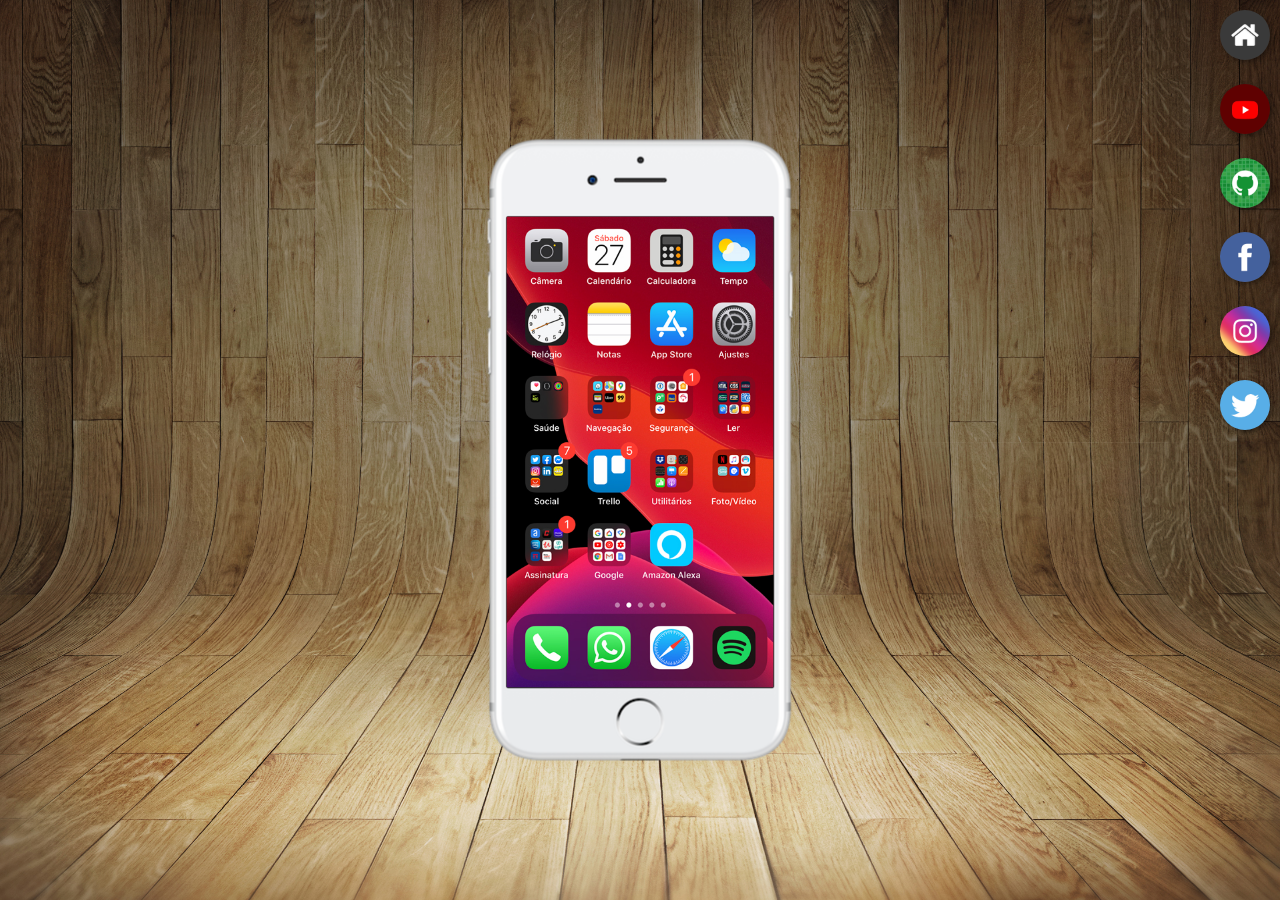
<file: index.html>
<!DOCTYPE html>
<html lang="pt-br">
<head>
    <meta charset="UTF-8">
    <meta name="viewport" content="width=device-width, initial-scale=1.0">
    <link rel="shortcut icon" href="pacote-d015/favicon.ico" type="image/x-icon">
    <link rel="stylesheet" href="estilos/style.css">
    <title>Projeto Redes Sociais</title>
</head>
<body>
    <main>
        <section id="telefone">
            <iframe src="home.html" name="tela" id="tela" frameborder="0">
                Seu navegador não é compatível com isso.
            </iframe>
        </section>
        <section id="redes-sociais">
            <a href="home.html" target="tela"><img src="pacote-d015/imagens/logo-home.jpg" alt="Home"></a><br>
            <a href="youtube.html" target="tela"><img src="pacote-d015/imagens/logo-youtube.jpg" alt="Youtube"></a><br>
            <a href="github.html" target="tela"><img src="pacote-d015/imagens/logo-github.jpg" alt="GitHub"></a><br>
            <a href="facebook.html" target="tela"><img src="pacote-d015/imagens/logo-facebook.jpg" alt="Facebook"></a><br>
            <a href="instagram.html" target="tela"><img src="pacote-d015/imagens/logo-instagram.jpg" alt="Instagram"></a><br>
            <a href="twitter.html" target="tela"><img src="pacote-d015/imagens/logo-twitter.jpg" alt="Twitter"></a>
        </section>
    </main>
</body>
</html>
</file>
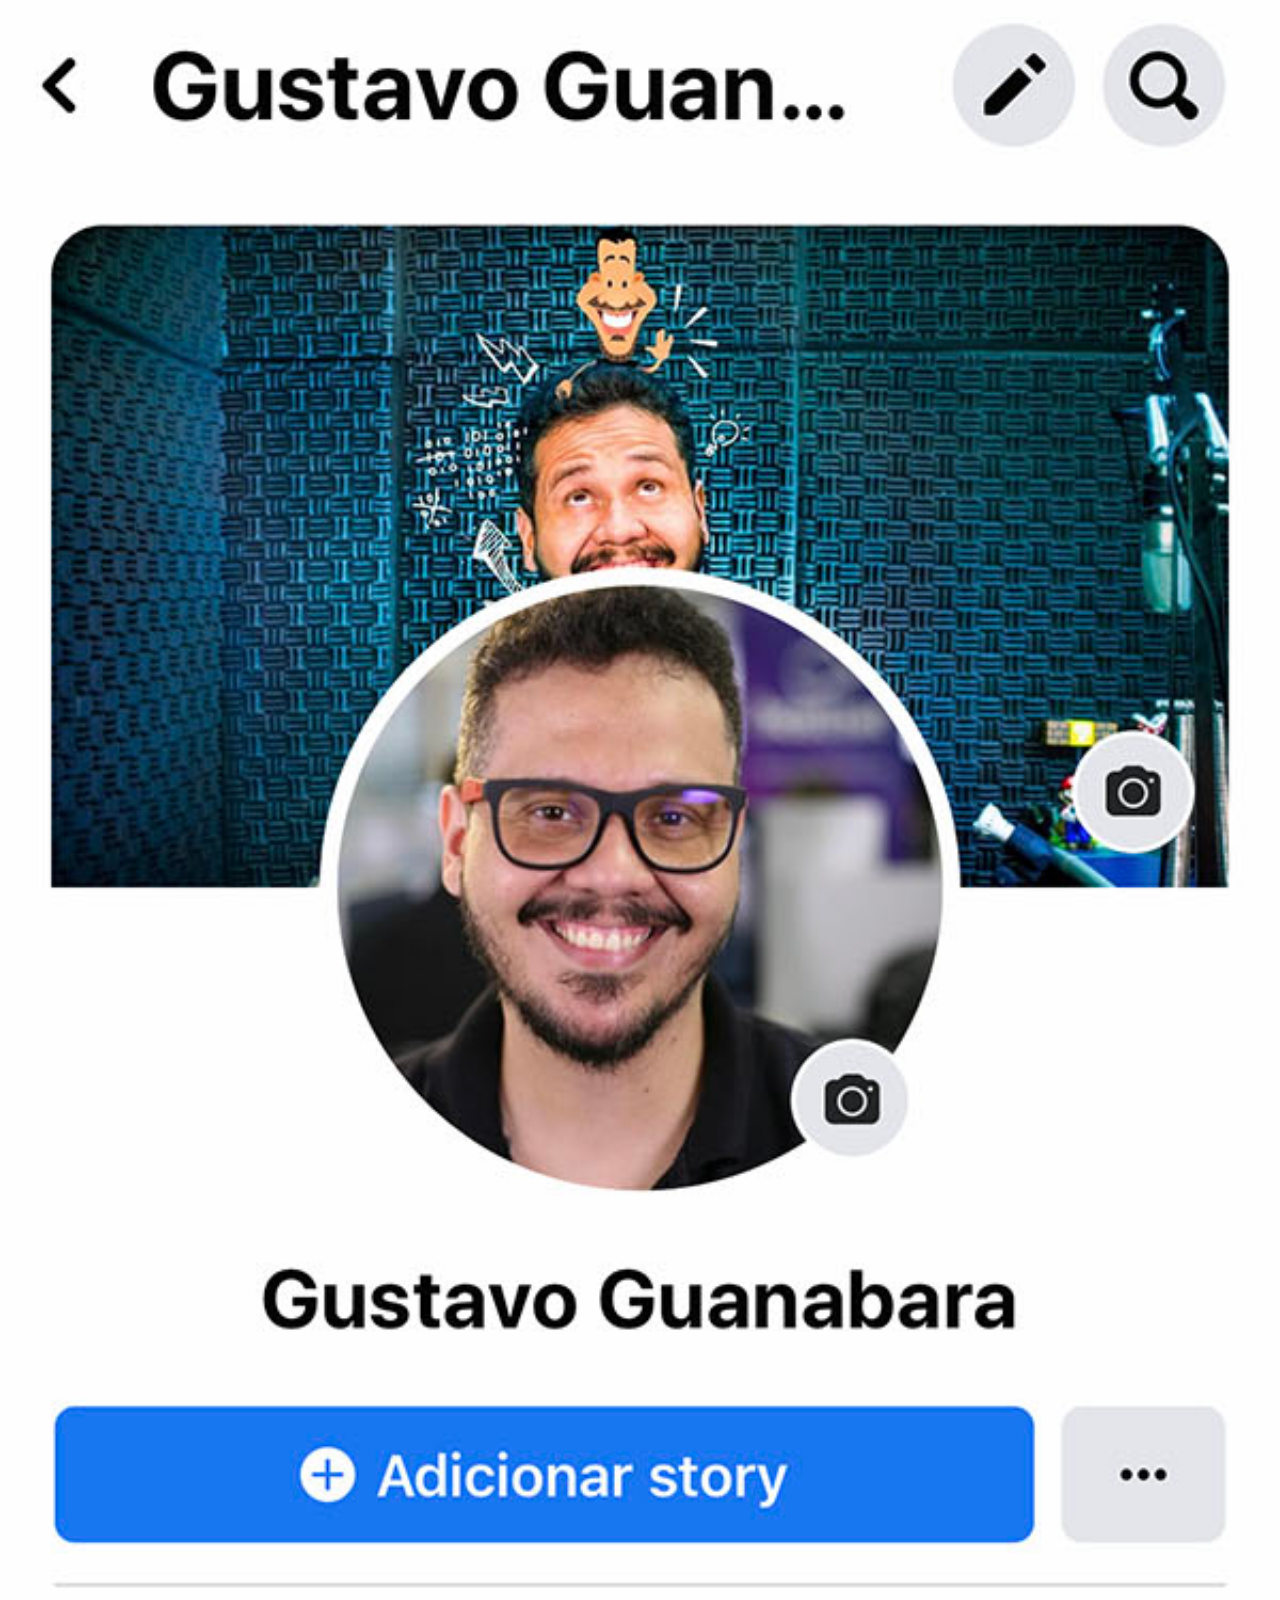
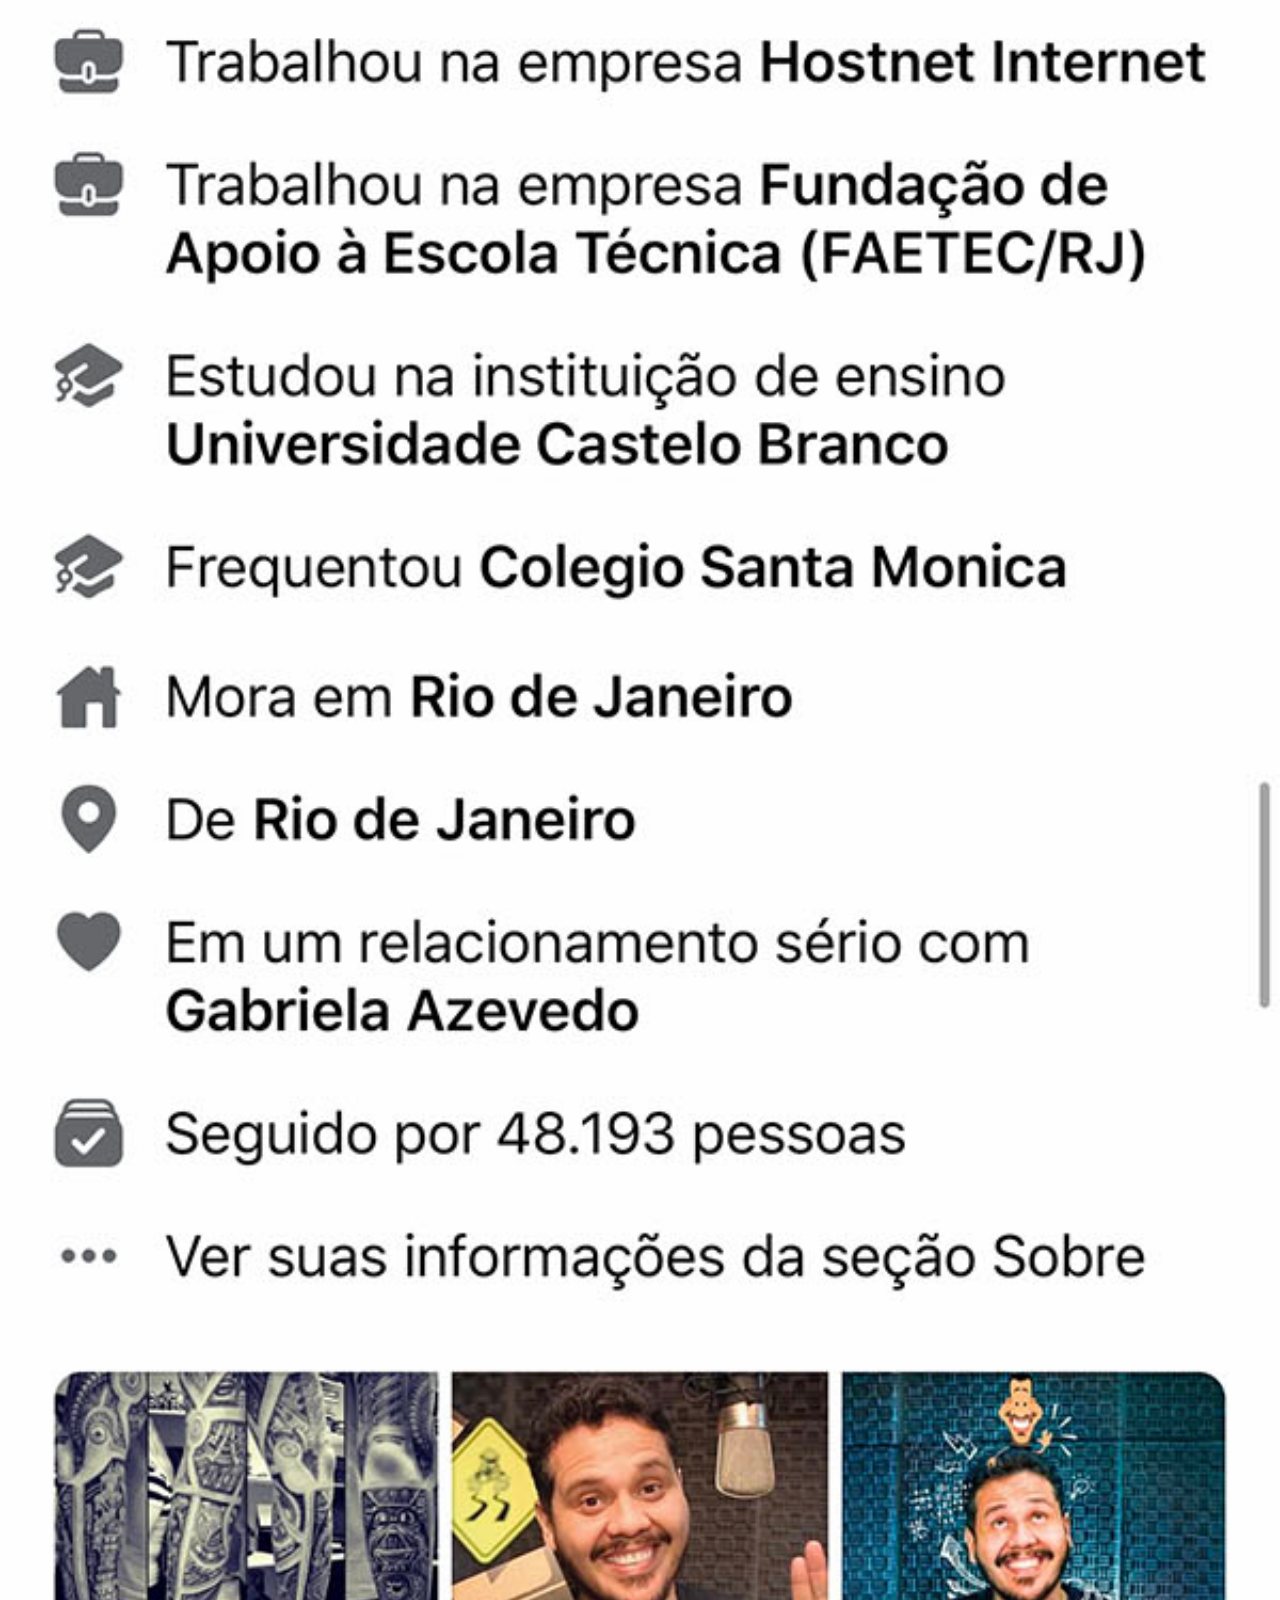
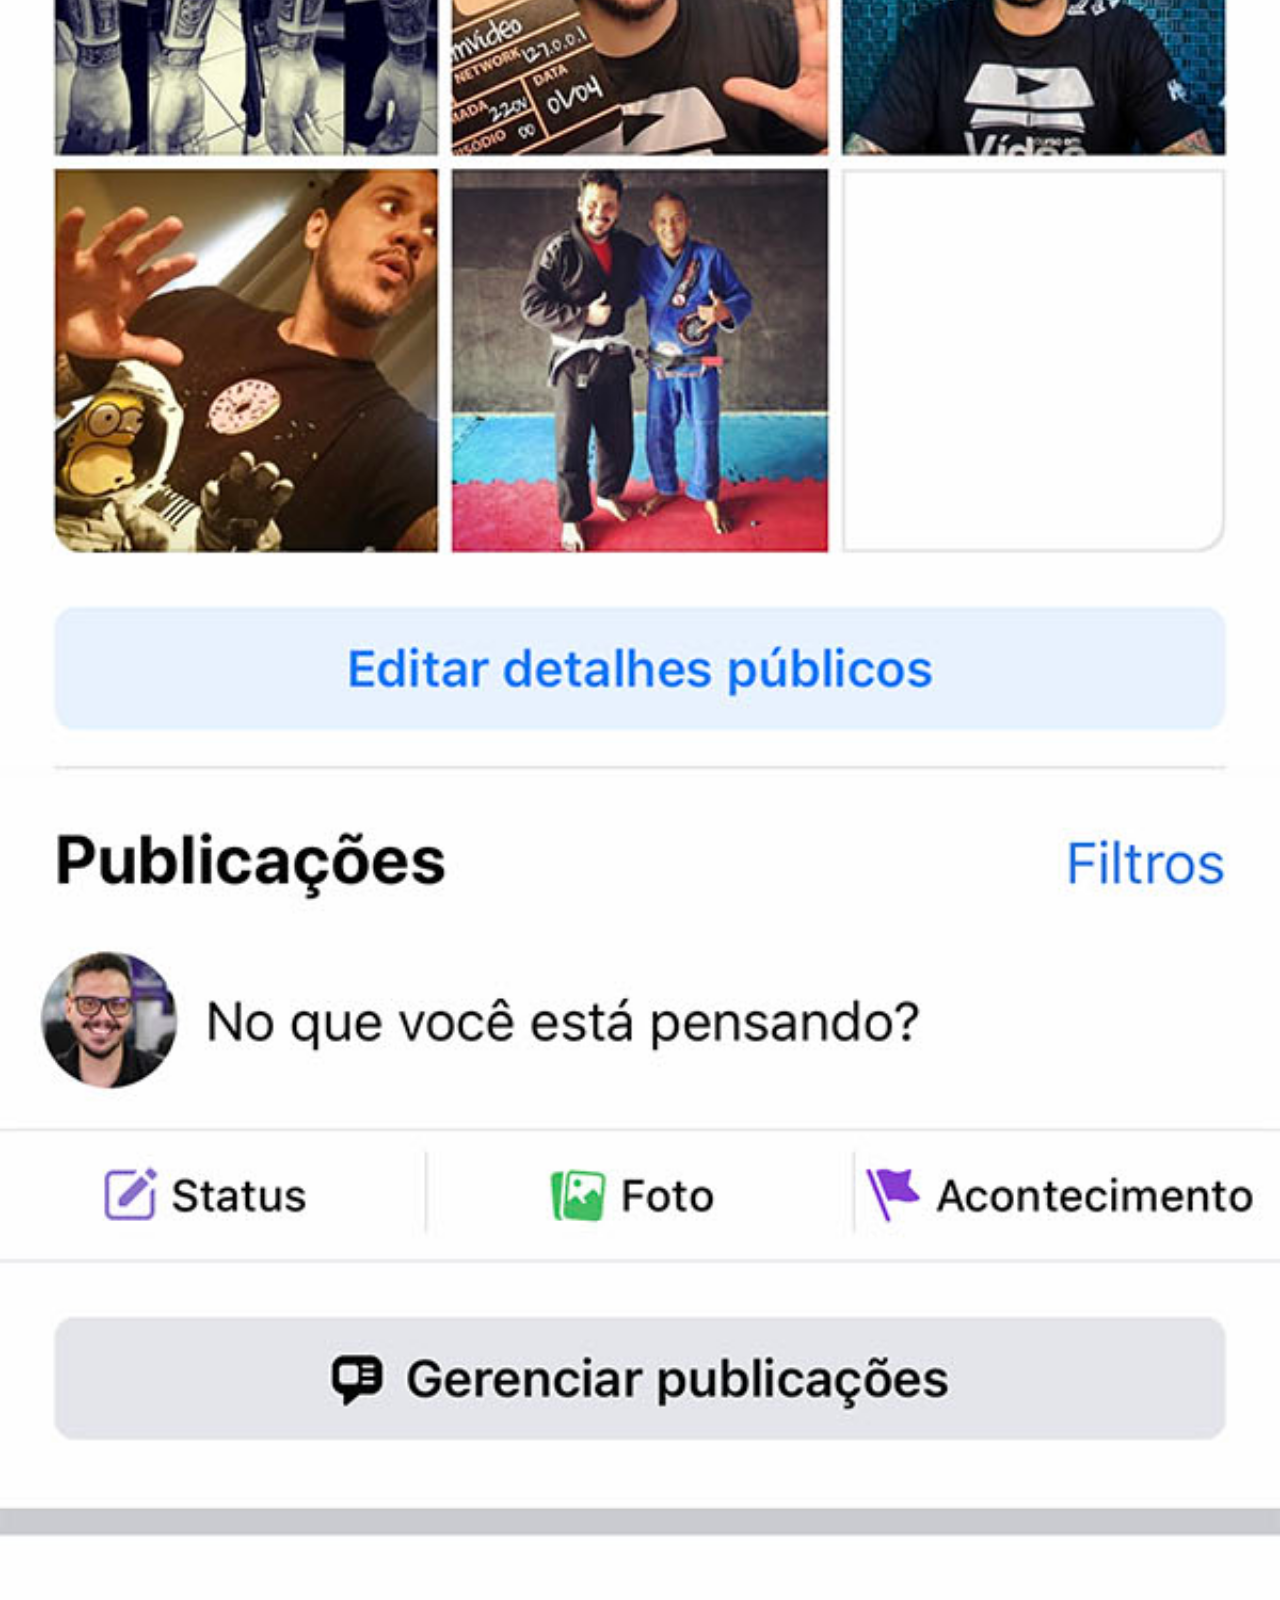
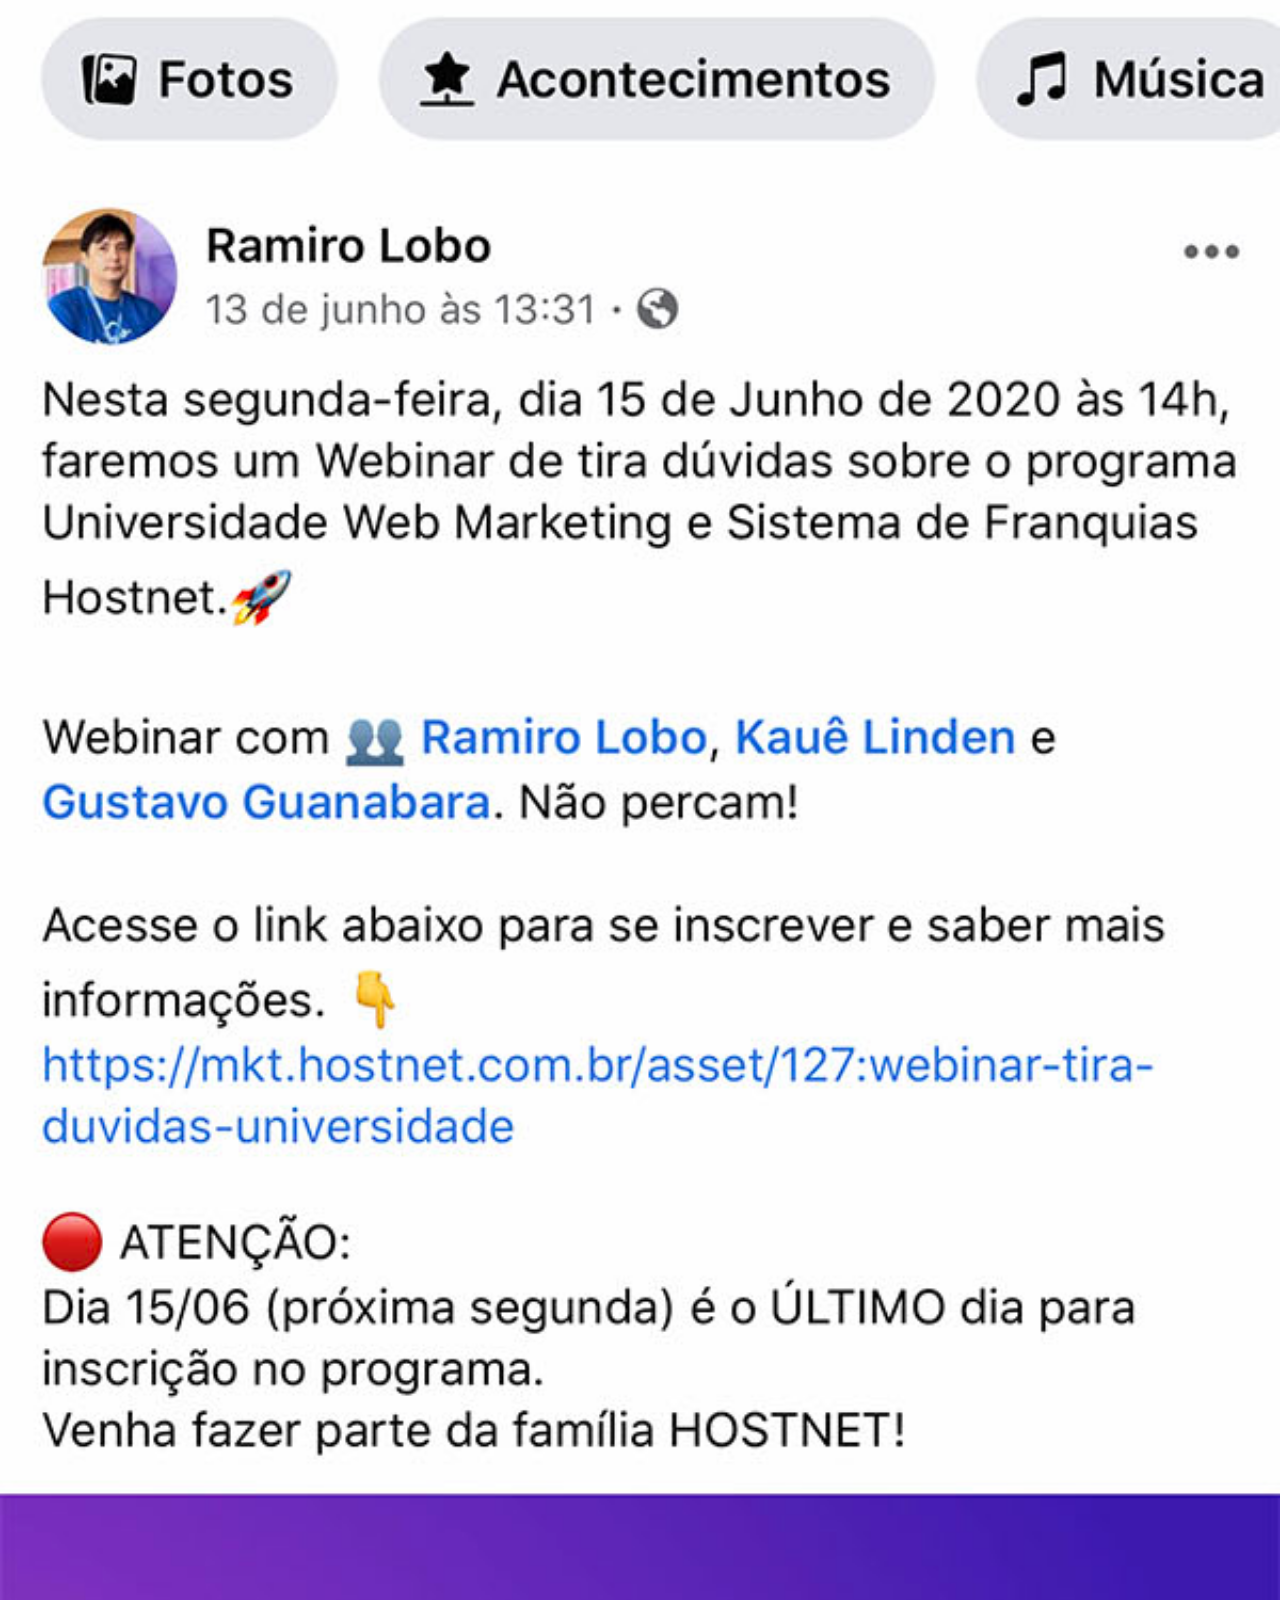
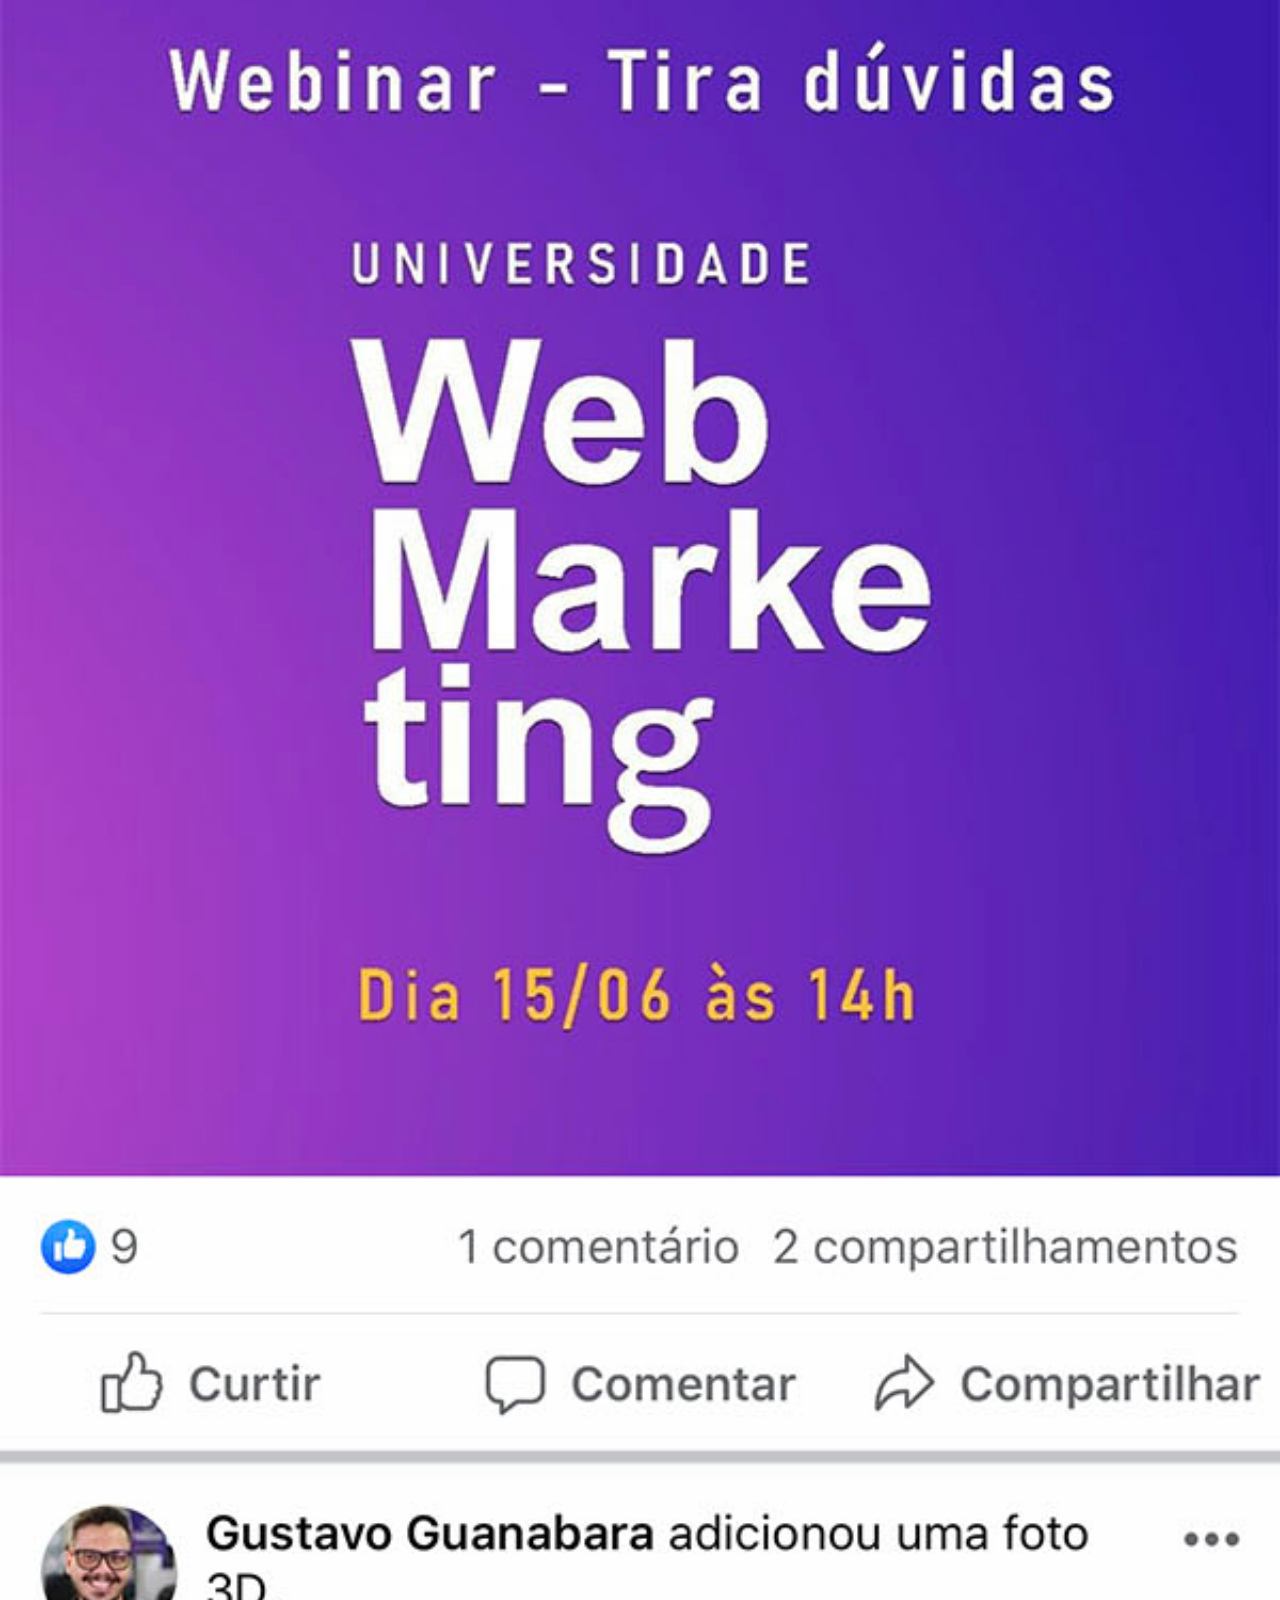
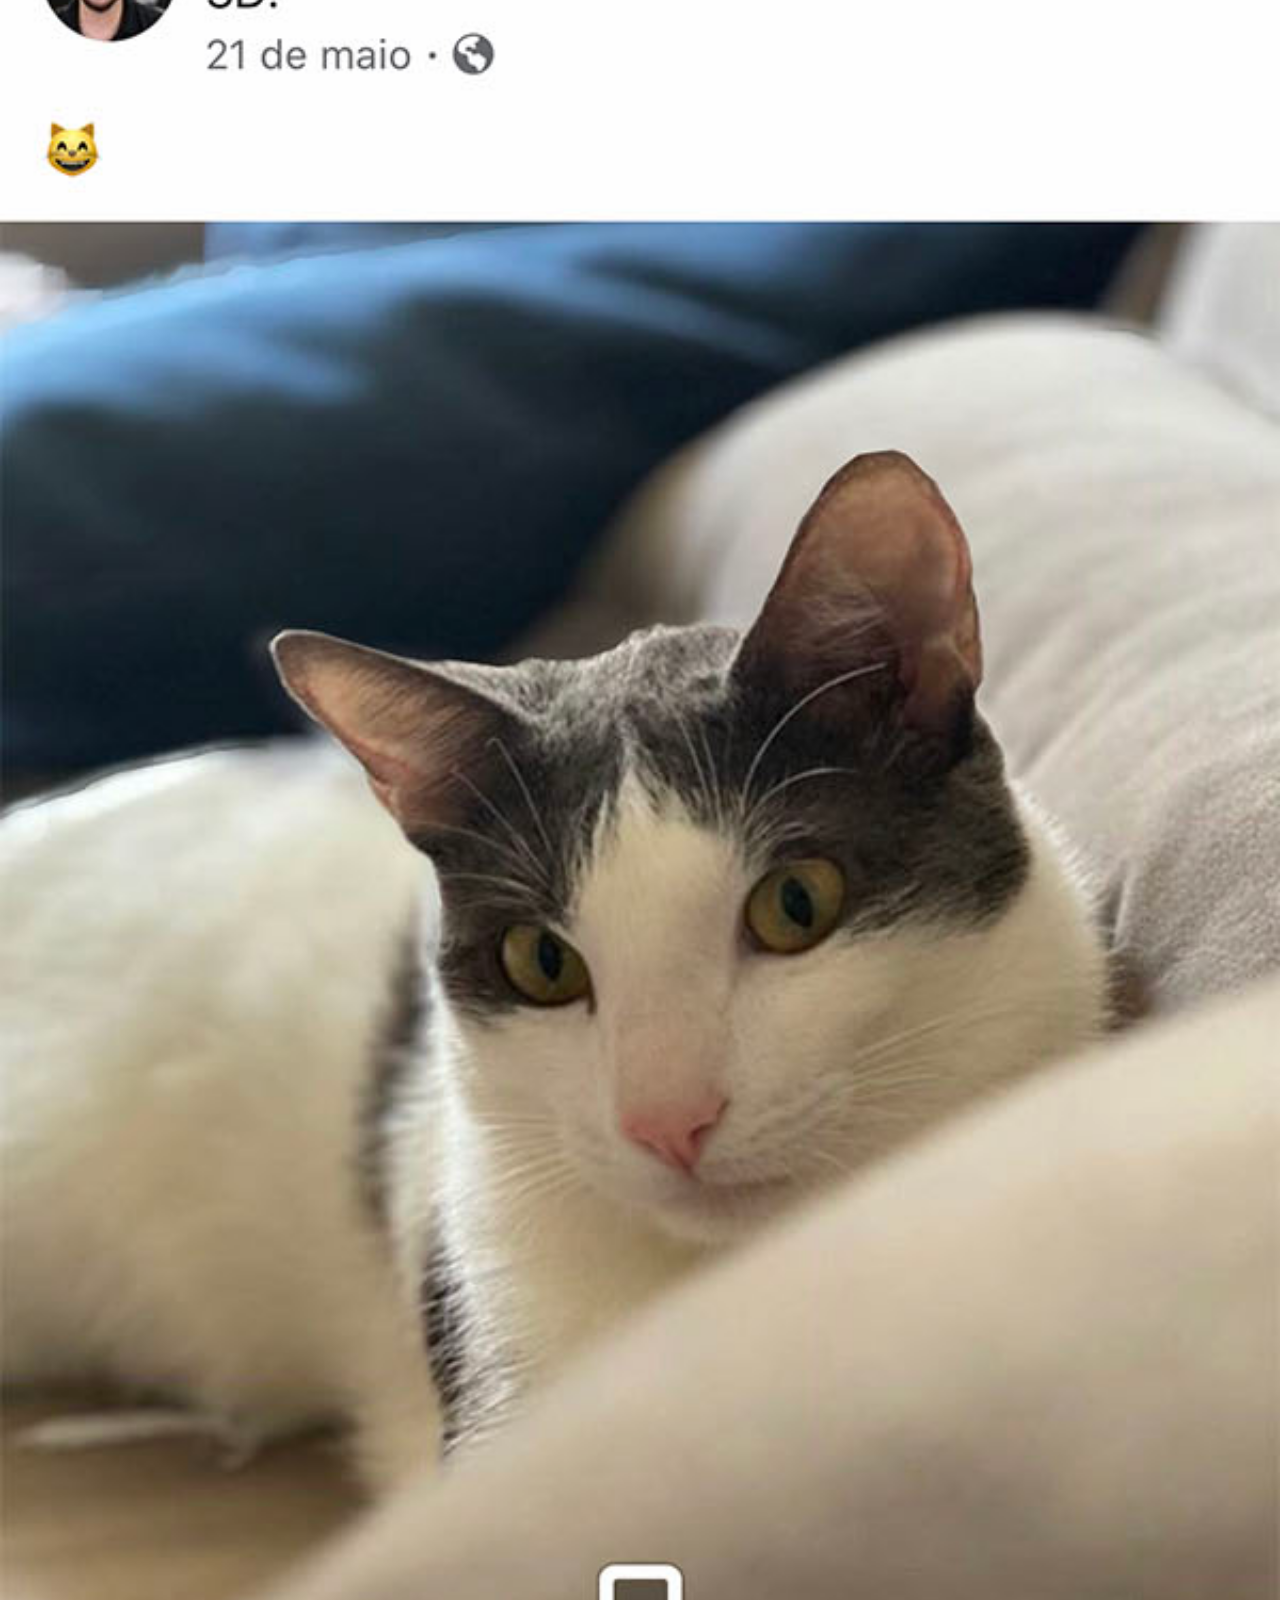
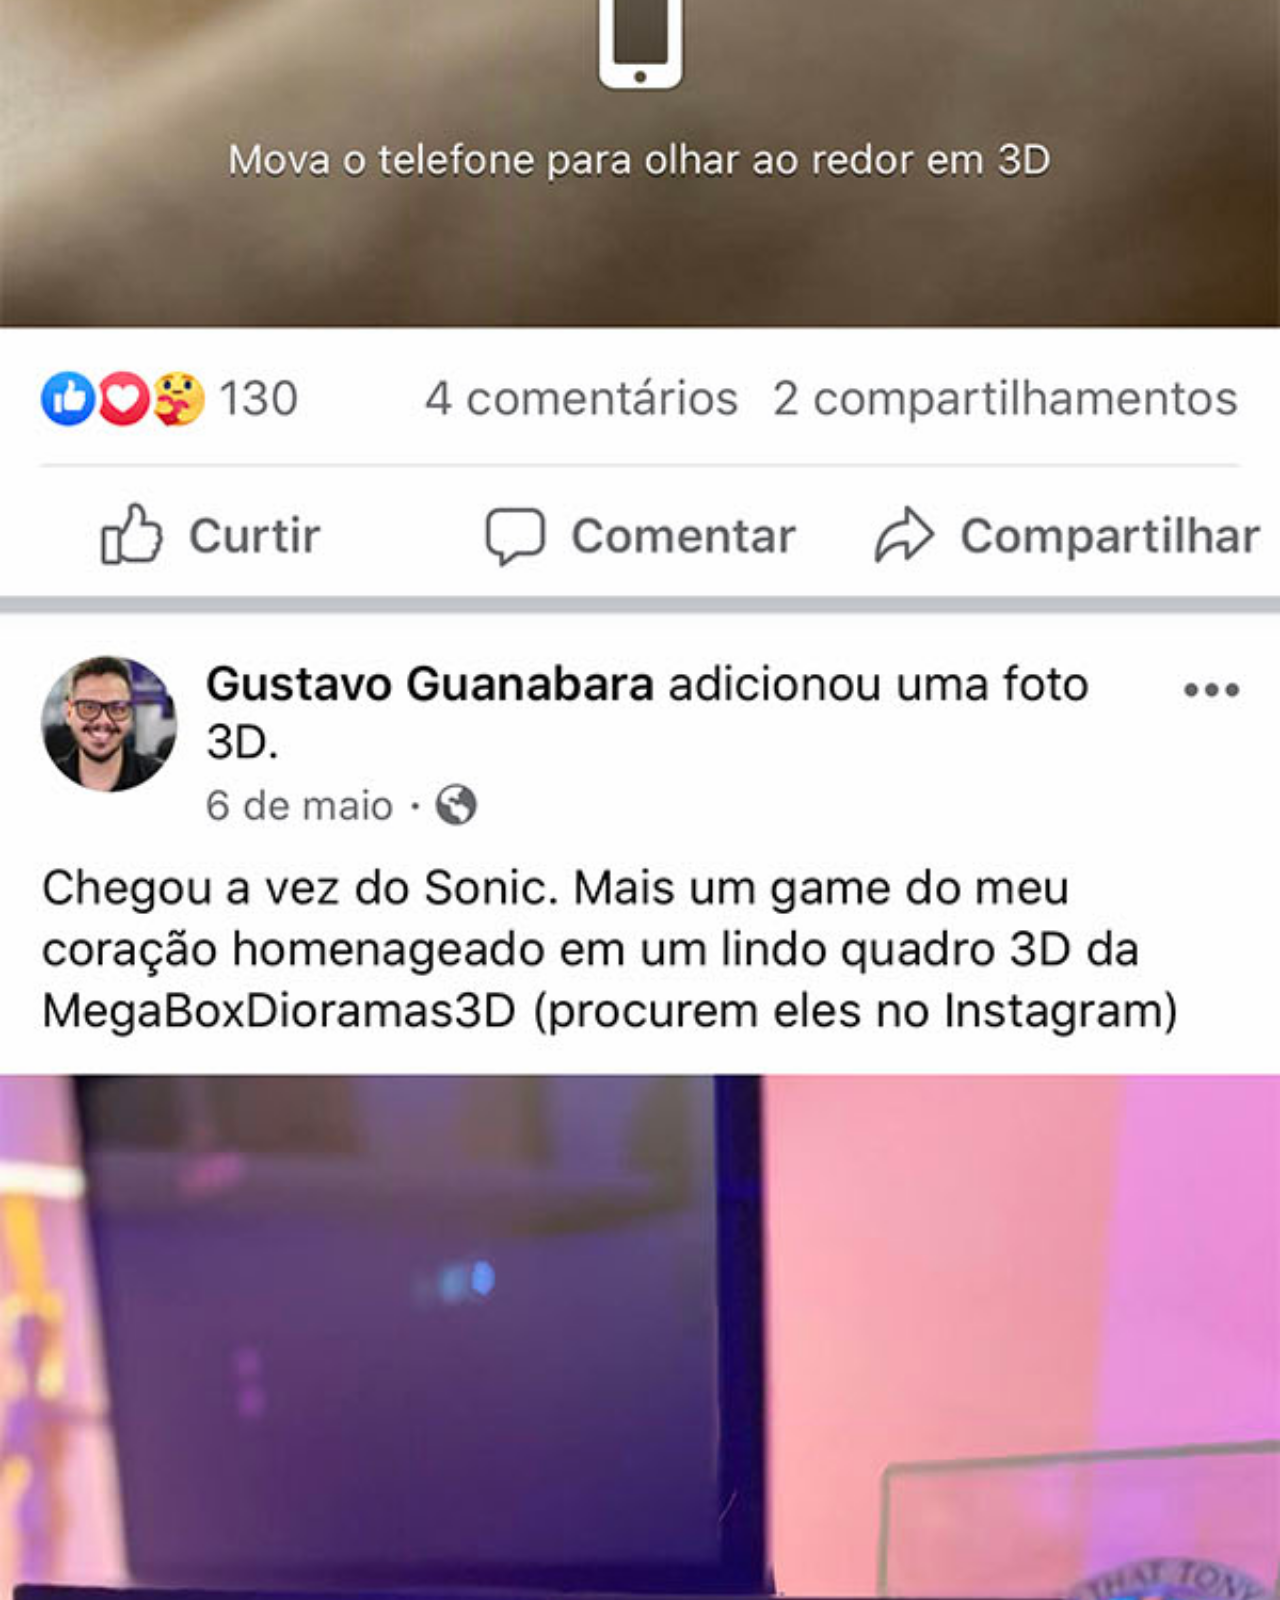
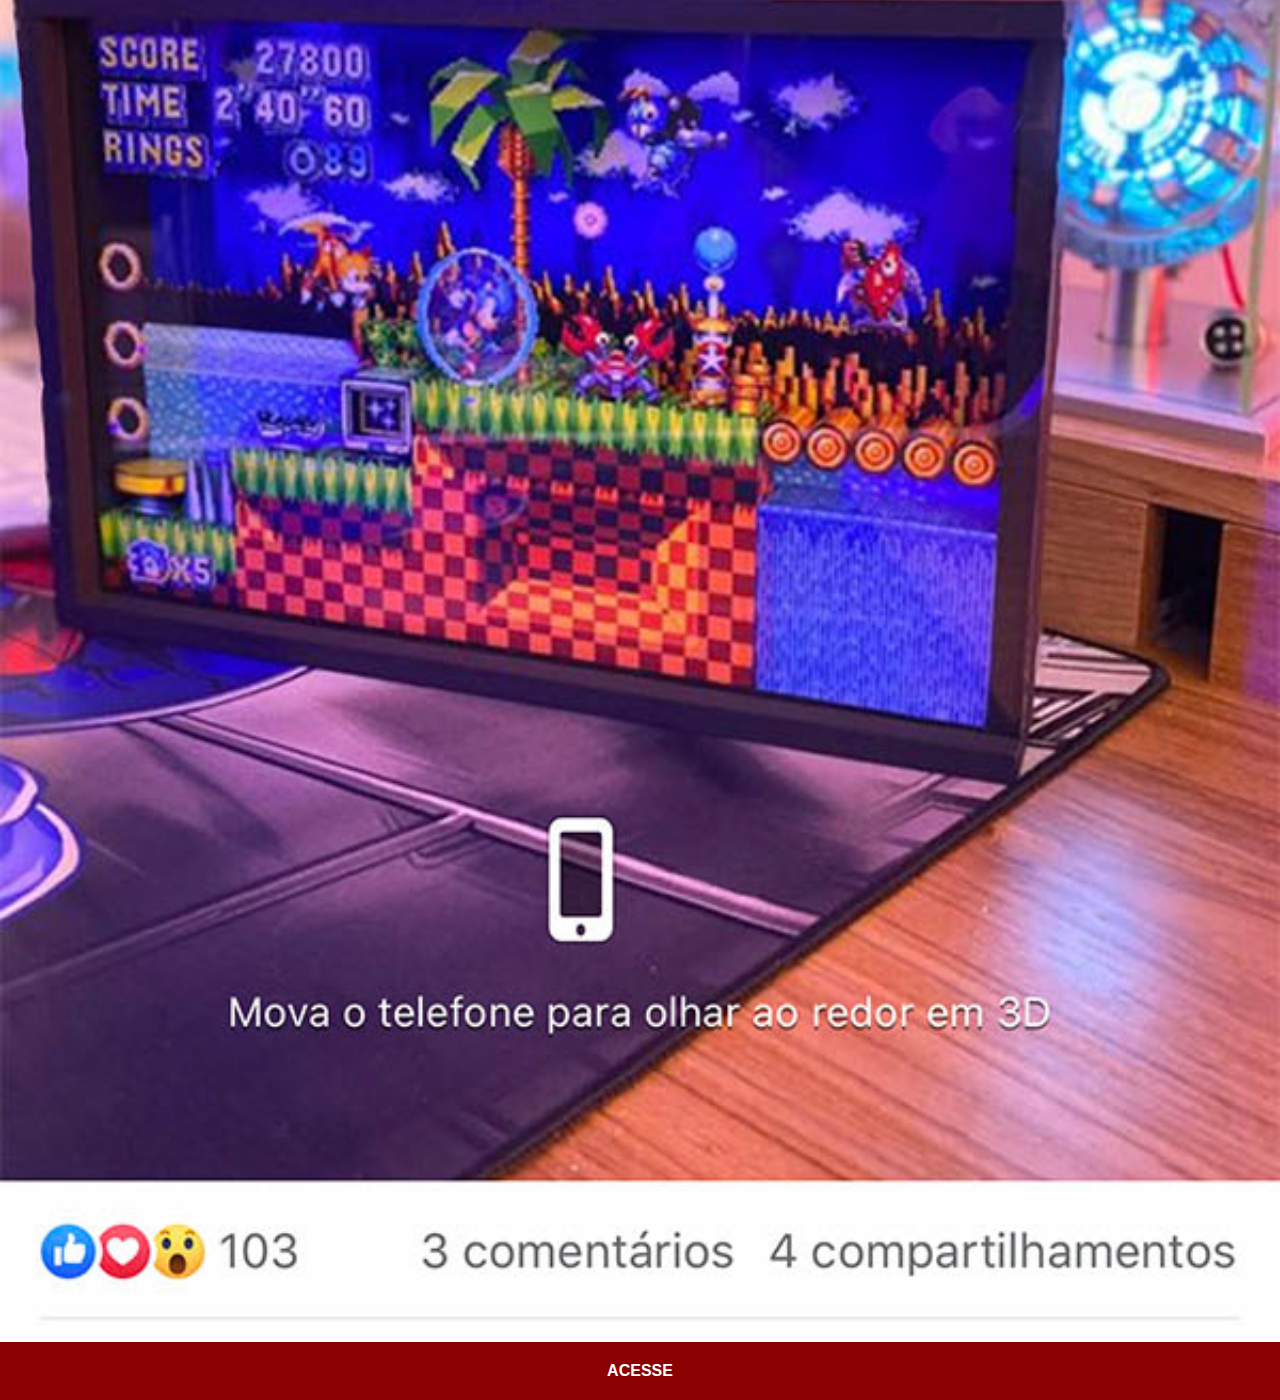
<file: facebook.html>
<!DOCTYPE html>
<html lang="pt-br">
<head>
    <meta charset="UTF-8">
    <meta name="viewport" content="width=device-width, initial-scale=1.0">
    <title>Facebook</title>
    <link rel="stylesheet" href="estilos/social.css">
</head>
<body>
    <img src="pacote-d015/imagens/tela-facebook.jpg" alt="Facebook">
    <a href="https://www.facebook.com/gustavoguanabara" target="_blank">ACESSE</a>
</body>
</html>
</file>
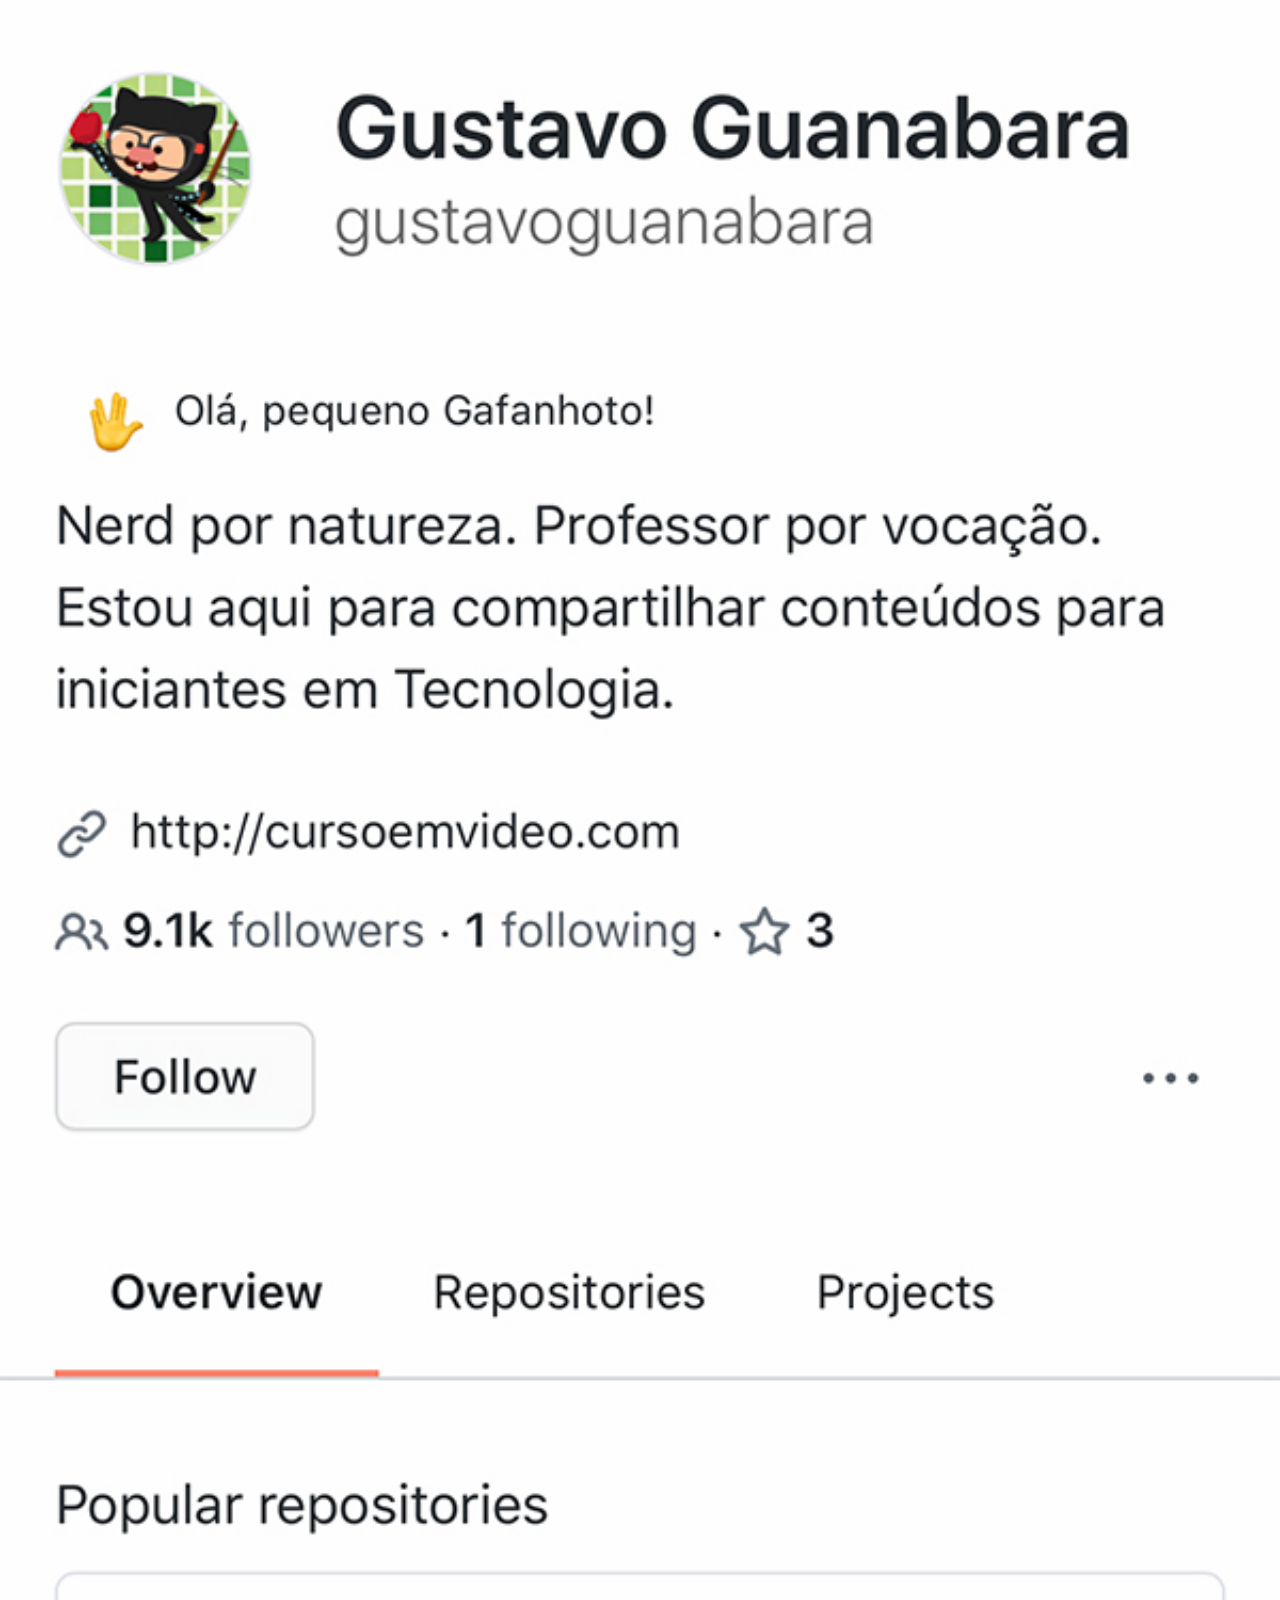
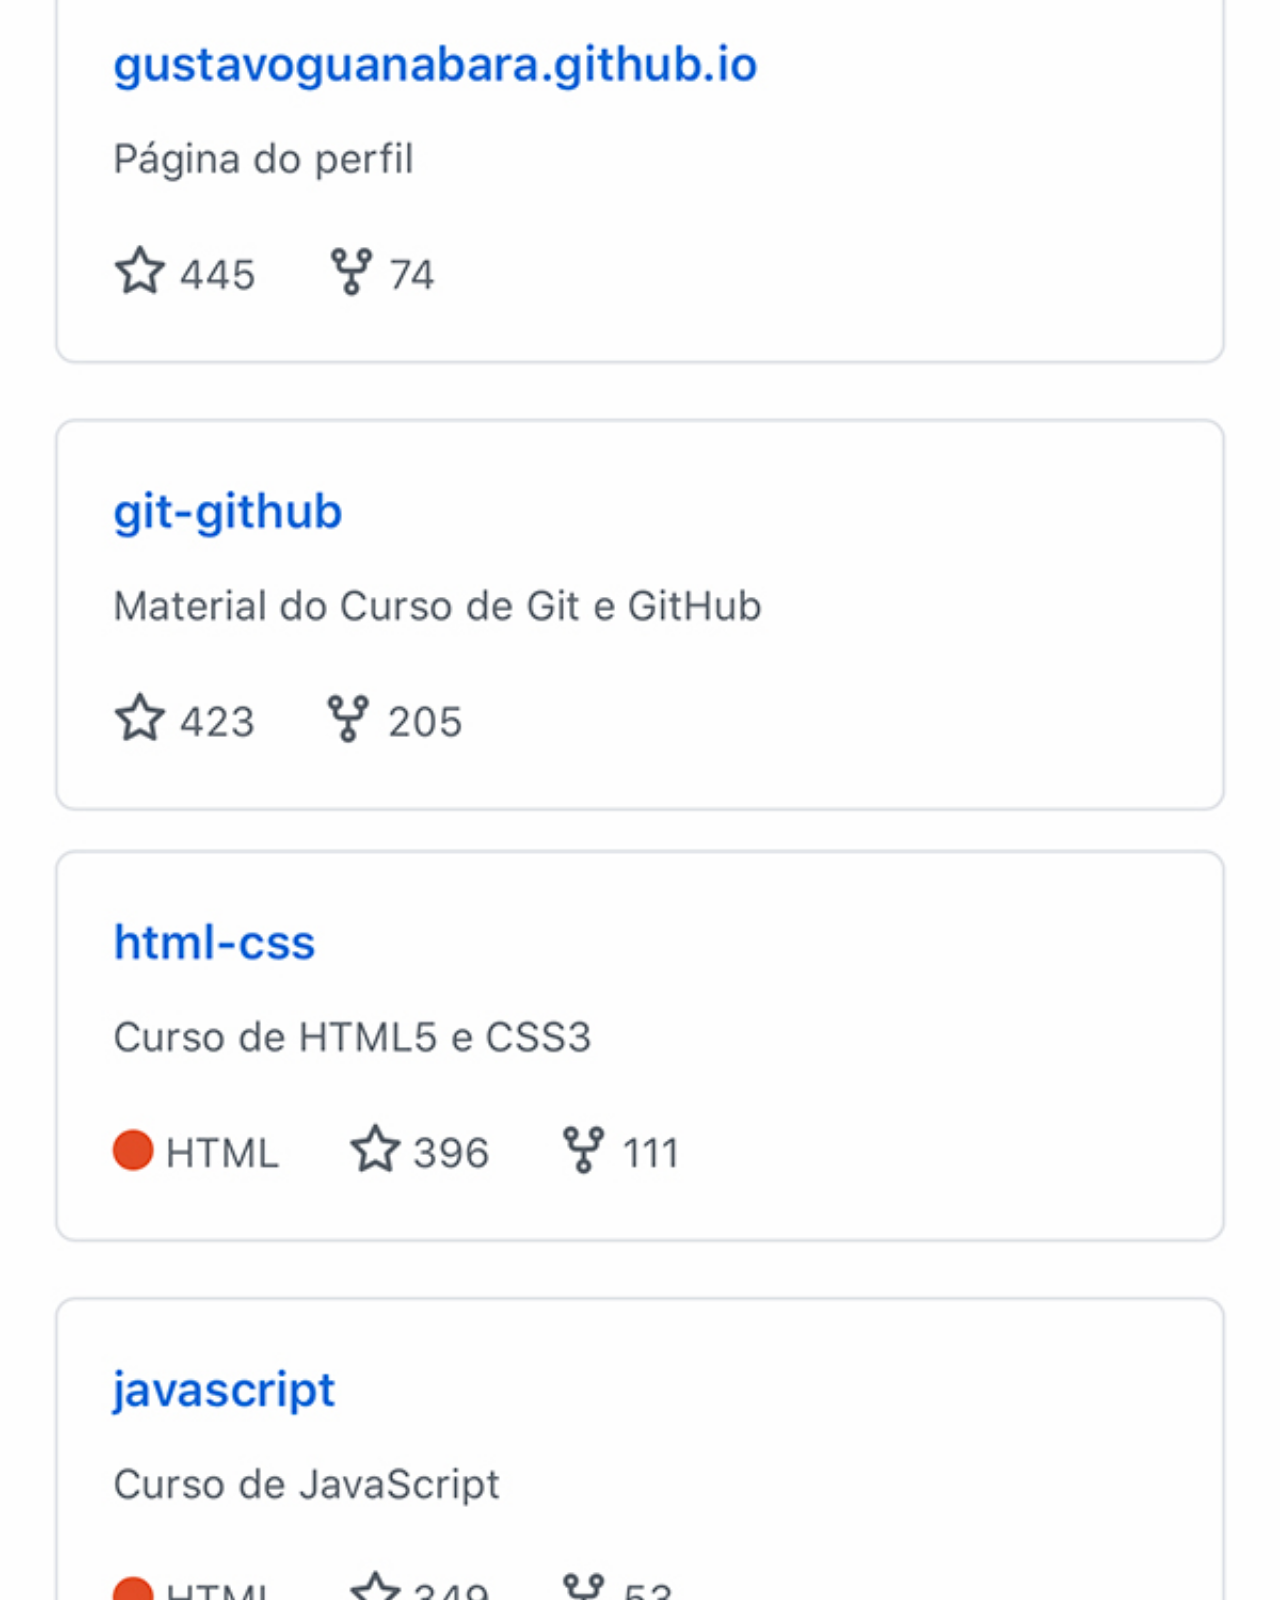
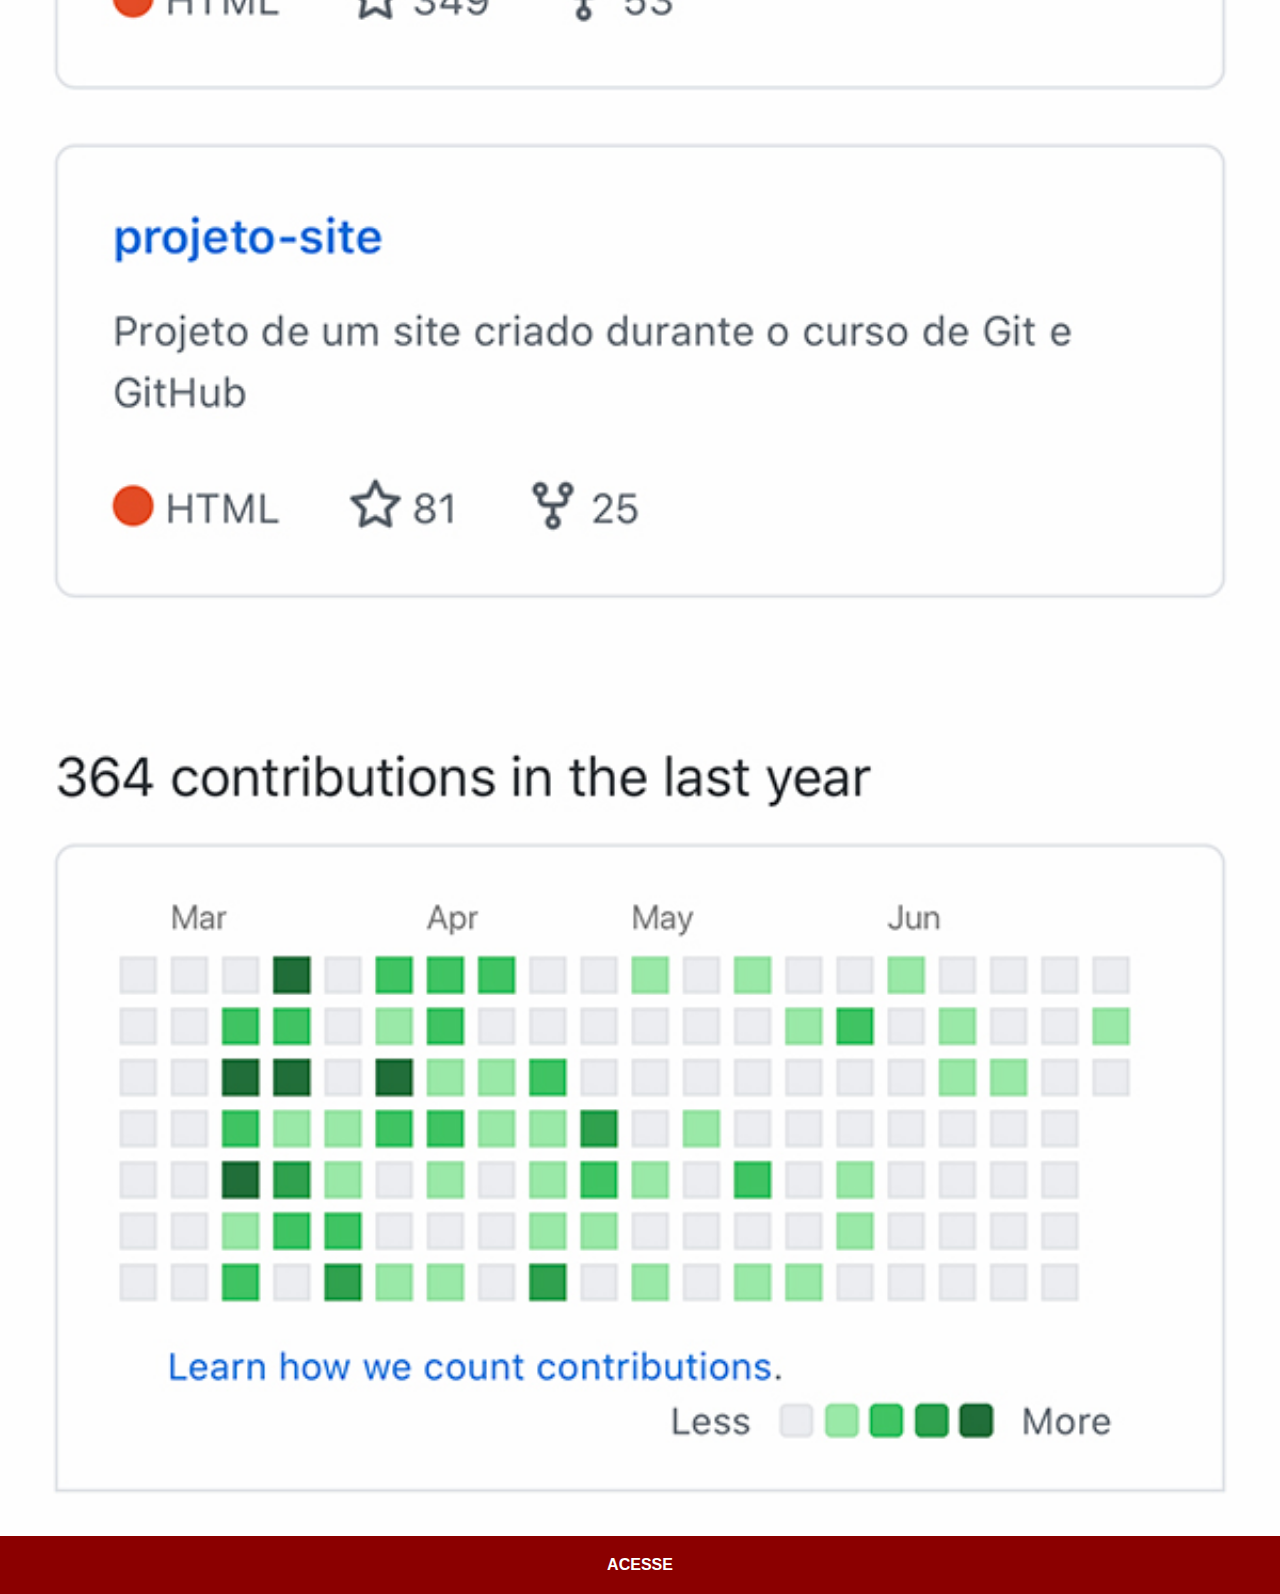
<file: github.html>
<!DOCTYPE html>
<html lang="pt-br">
<head>
    <meta charset="UTF-8">
    <meta name="viewport" content="width=device-width, initial-scale=1.0">
    <title>GitHub</title>
    <link rel="stylesheet" href="estilos/social.css">
</head>
<body>
    <img src="pacote-d015/imagens/tela-github.jpg" alt="GitHub">
    <a href="https://github.com/gustavoguanabara" target="_blank">ACESSE</a>
</body>
</html>
</file>
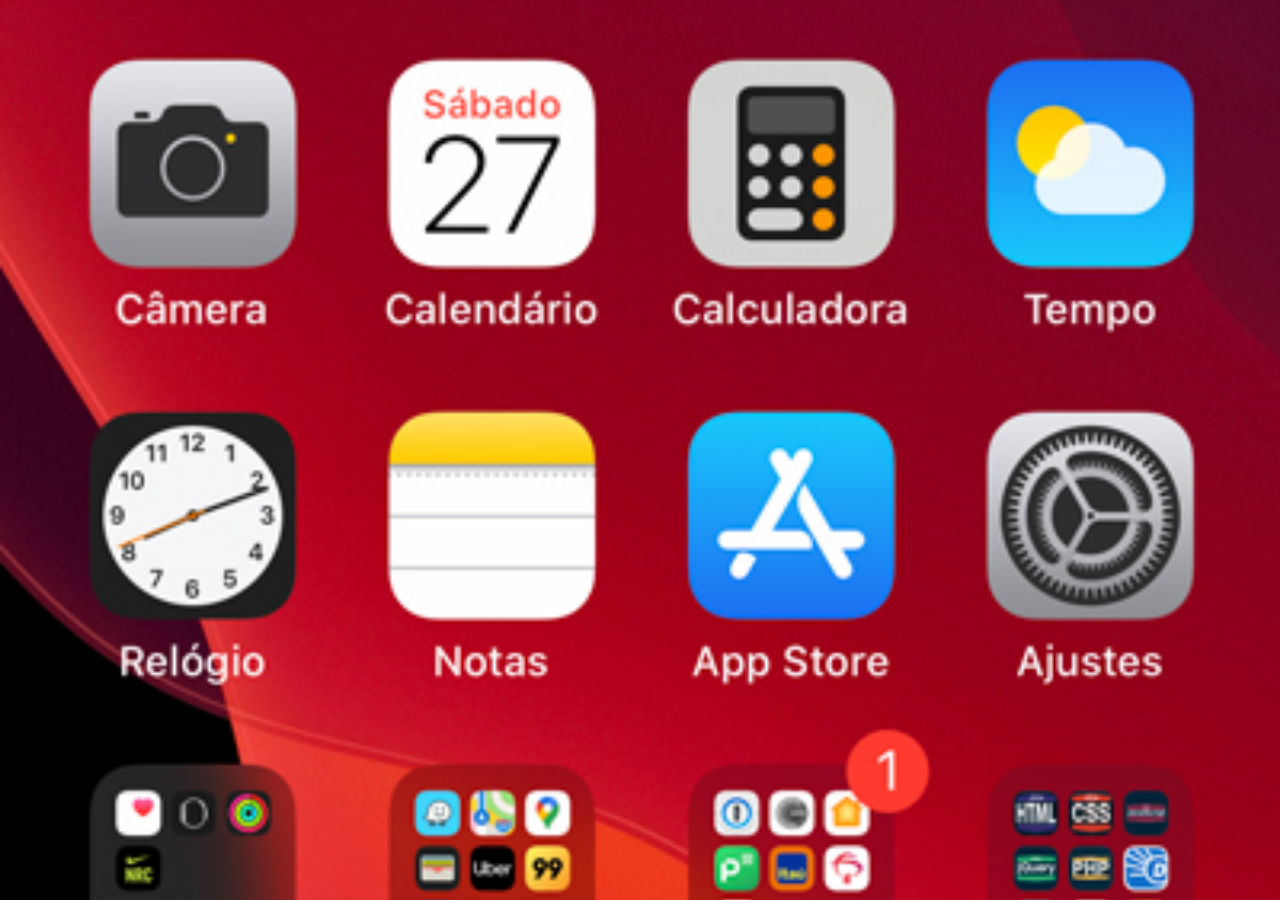
<file: home.html>
<!DOCTYPE html>
<html lang="pt-br">
<head>
    <meta charset="UTF-8">
    <meta name="viewport" content="width=device-width, initial-scale=1.0">
    <title>Home</title>
    <style>
        *{
            margin: 0px;
            padding: 0px;
        }

        body {
            width: 100vw;
            height: 100vh;
            background: black url('pacote-d015/imagens/tela-home.jpg') no-repeat top center;
            background-size: cover;
        }
    </style>
</head>
<body>
    
</body>
</html>
</file>
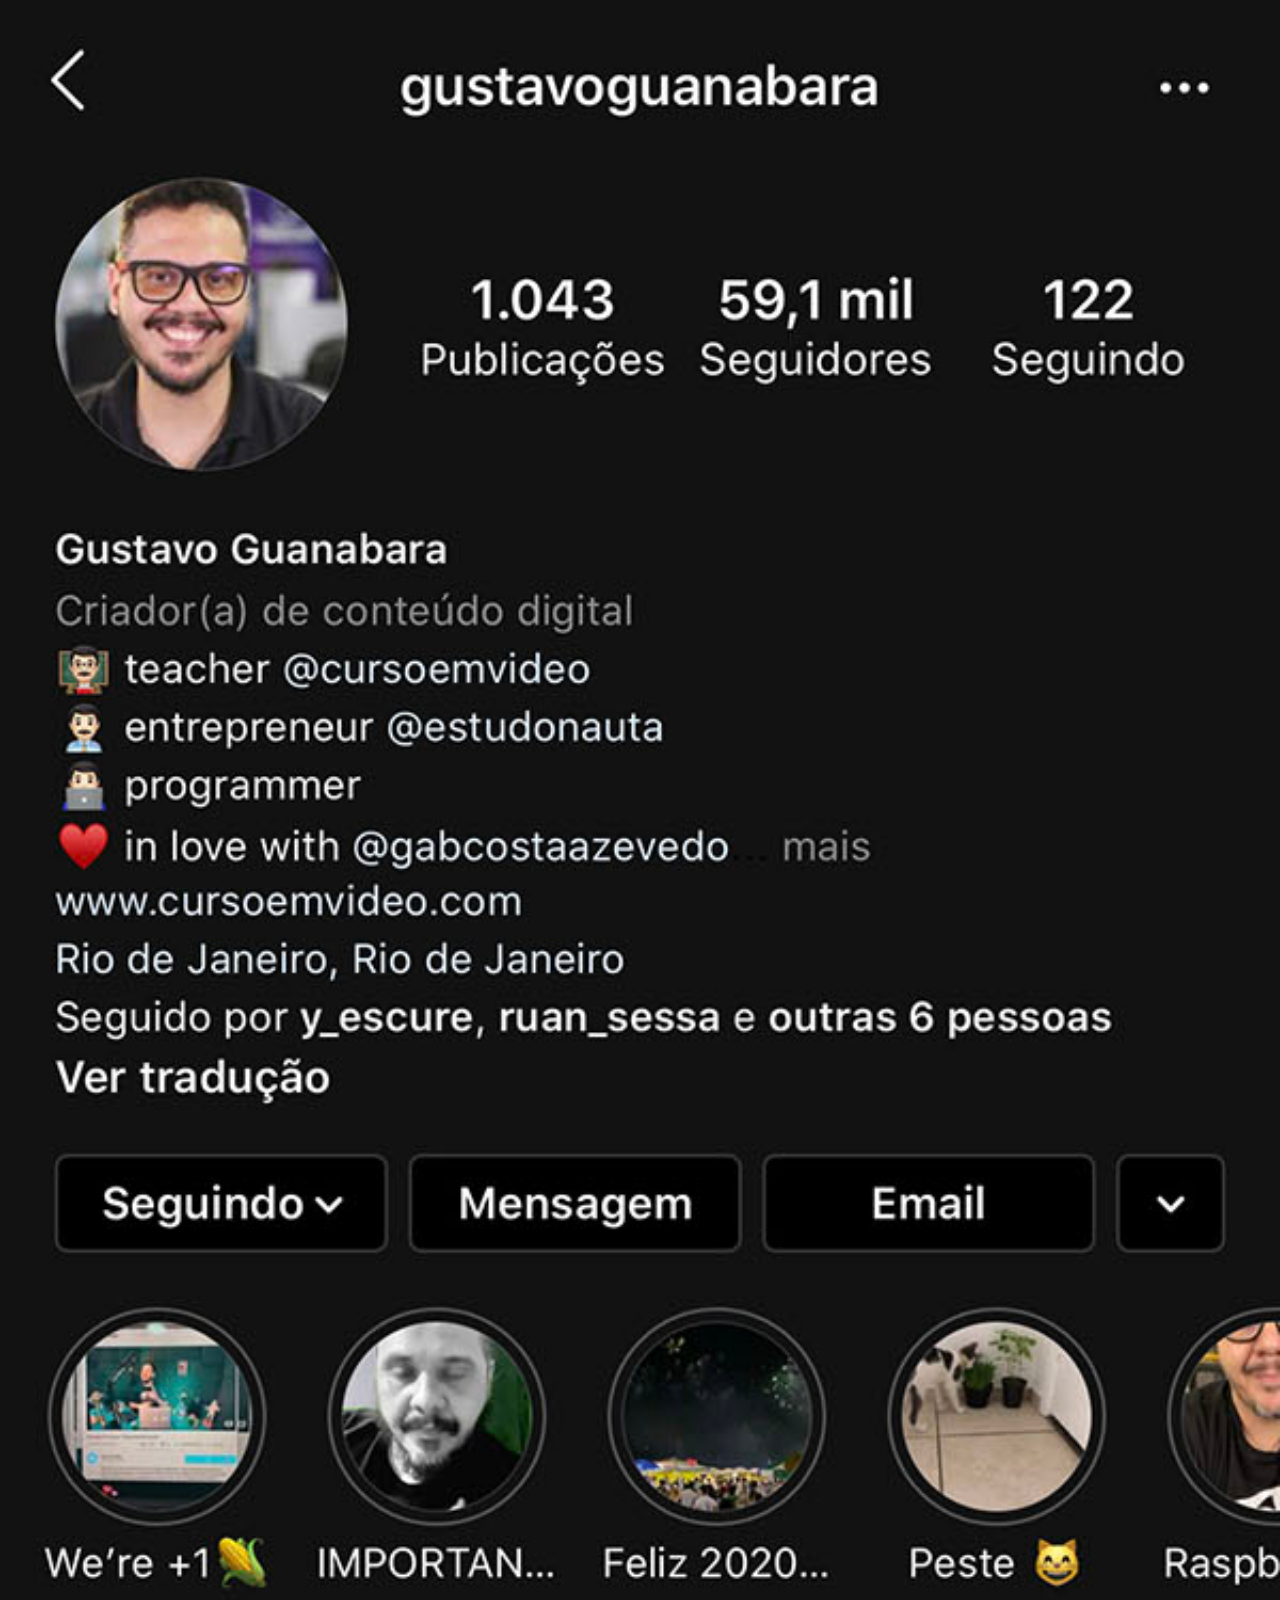
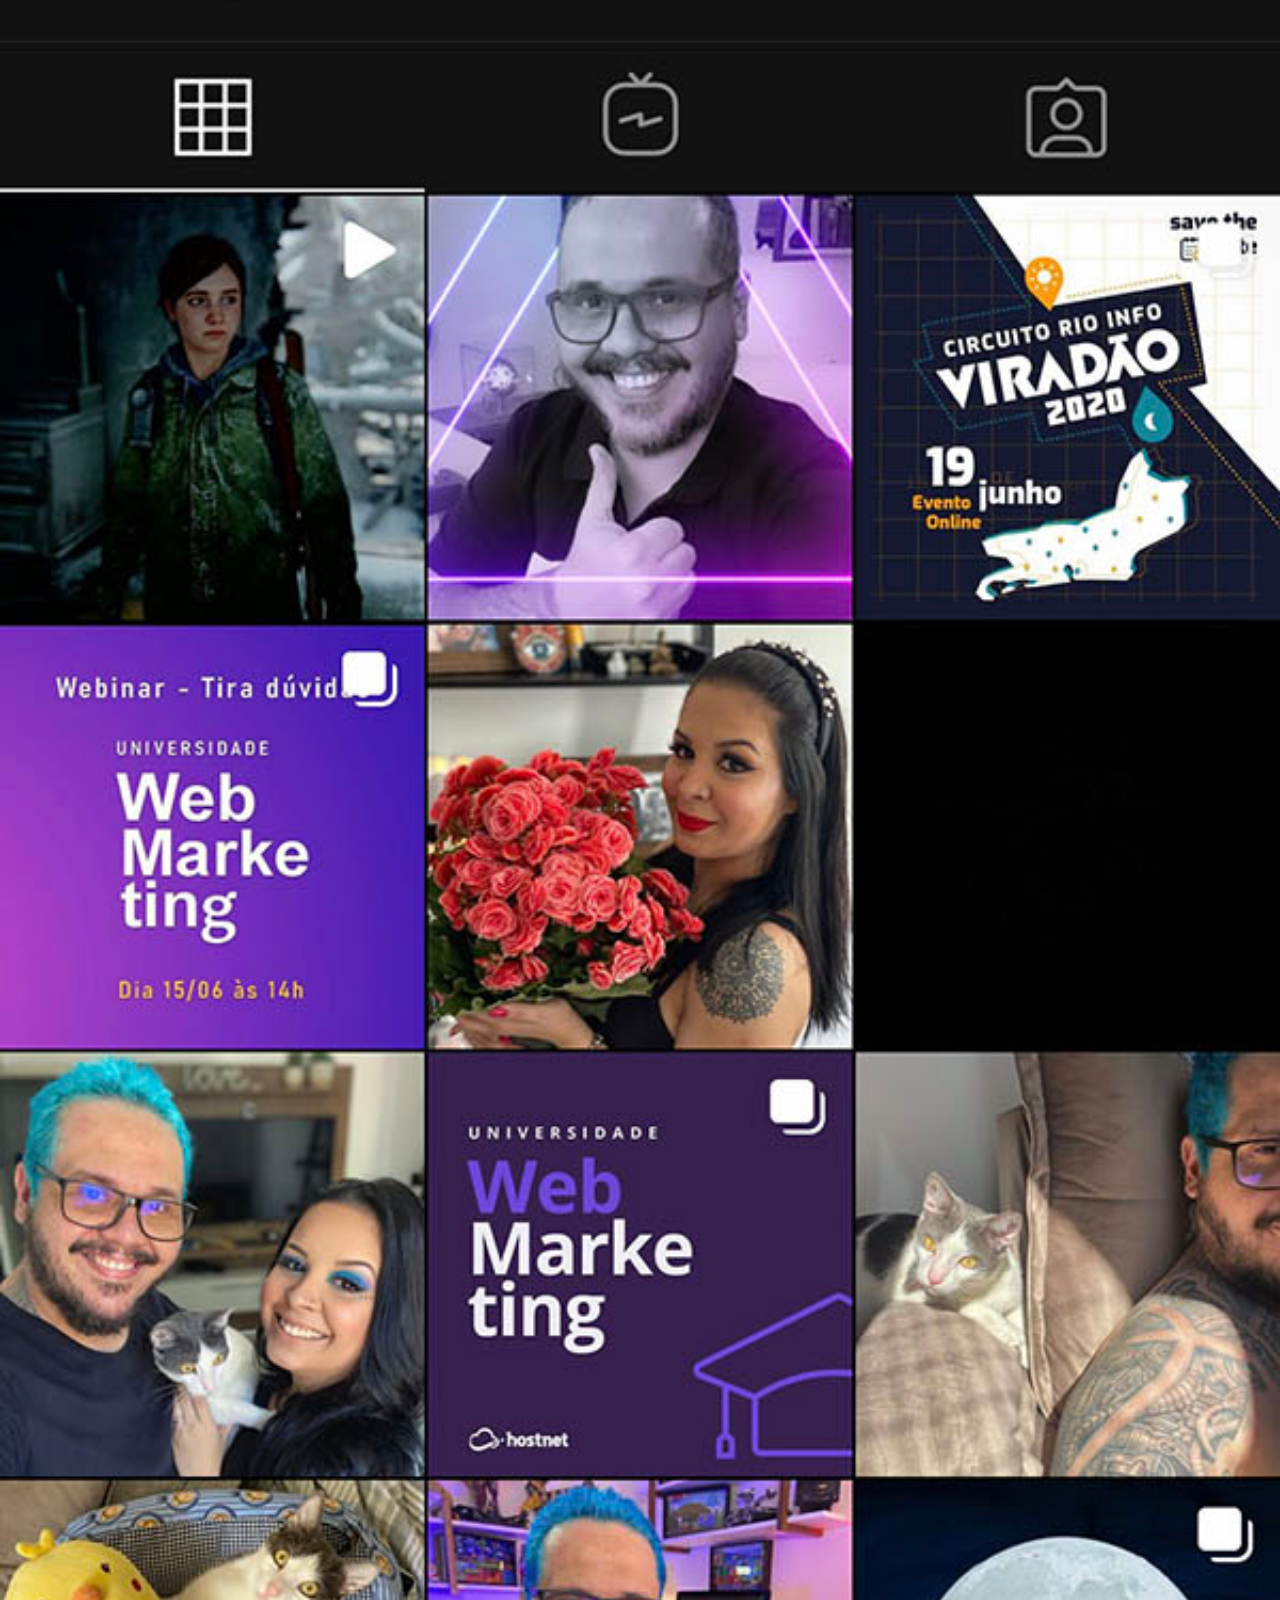
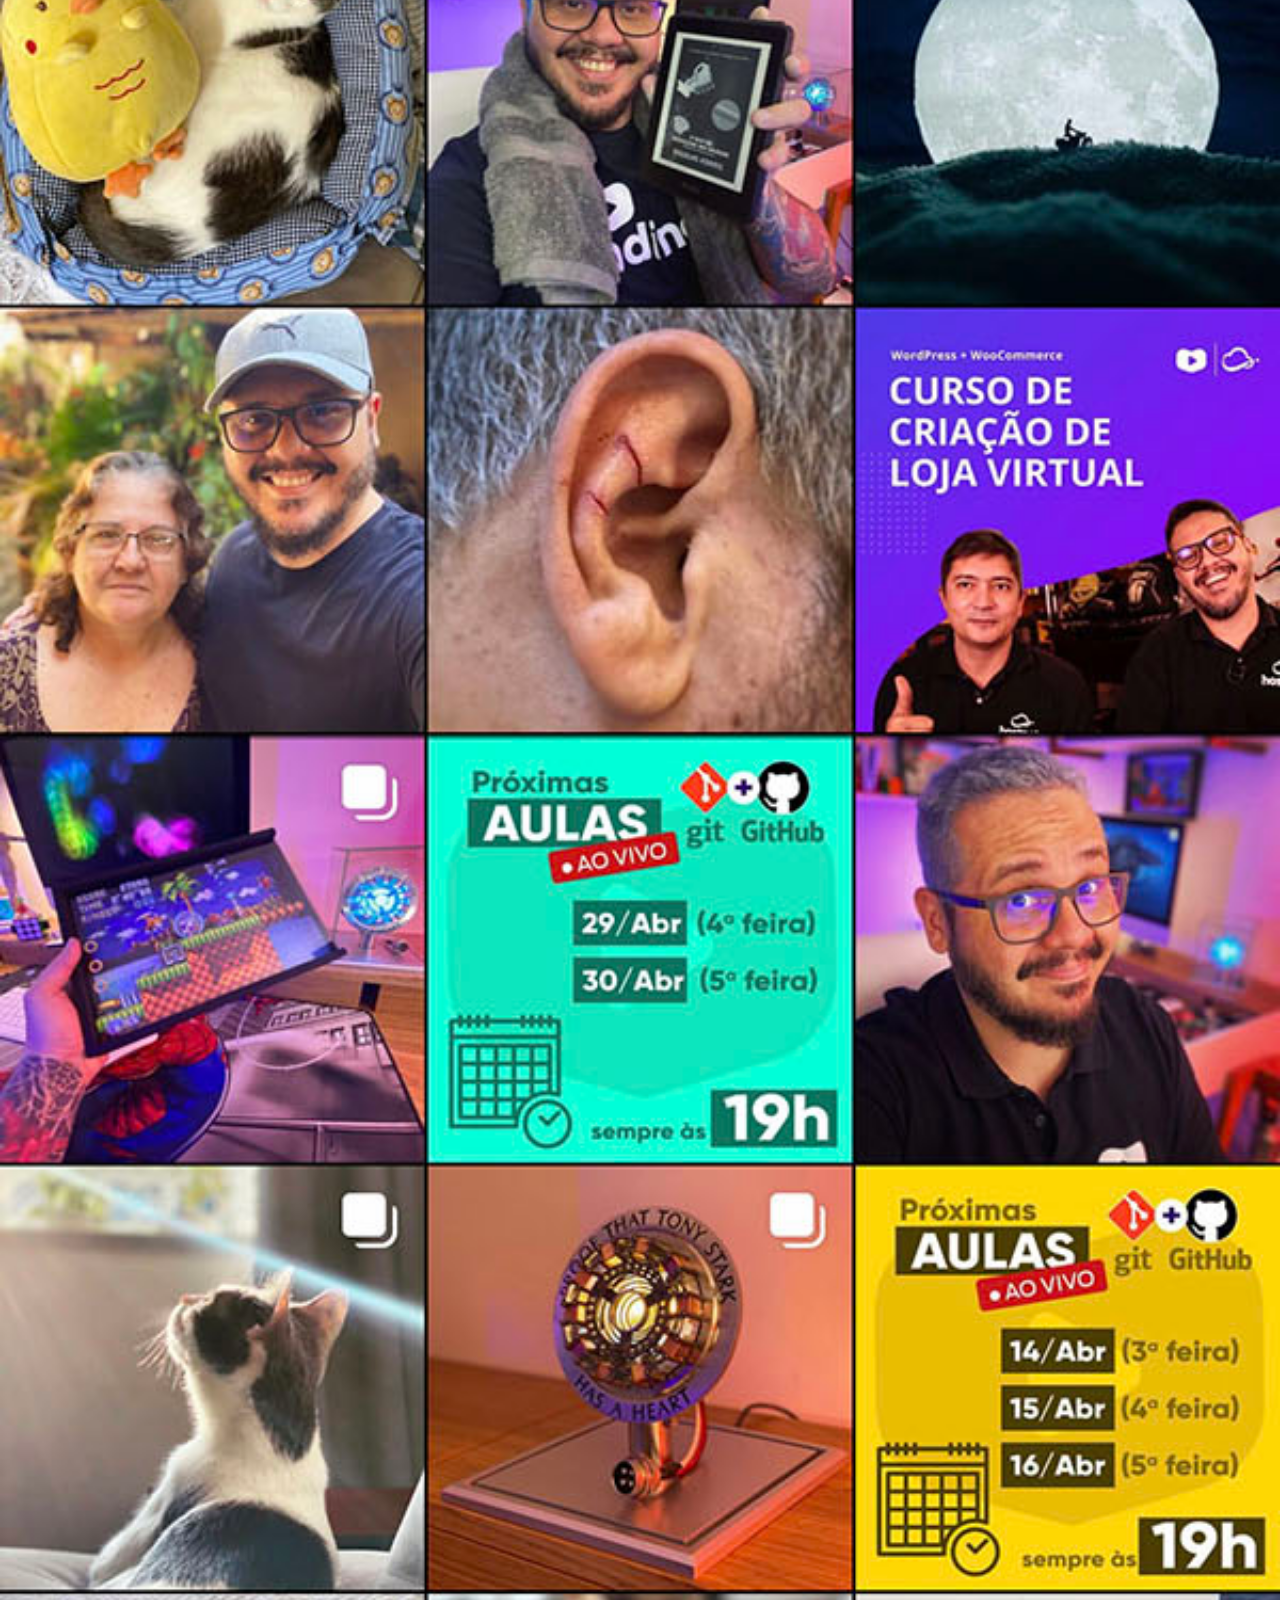
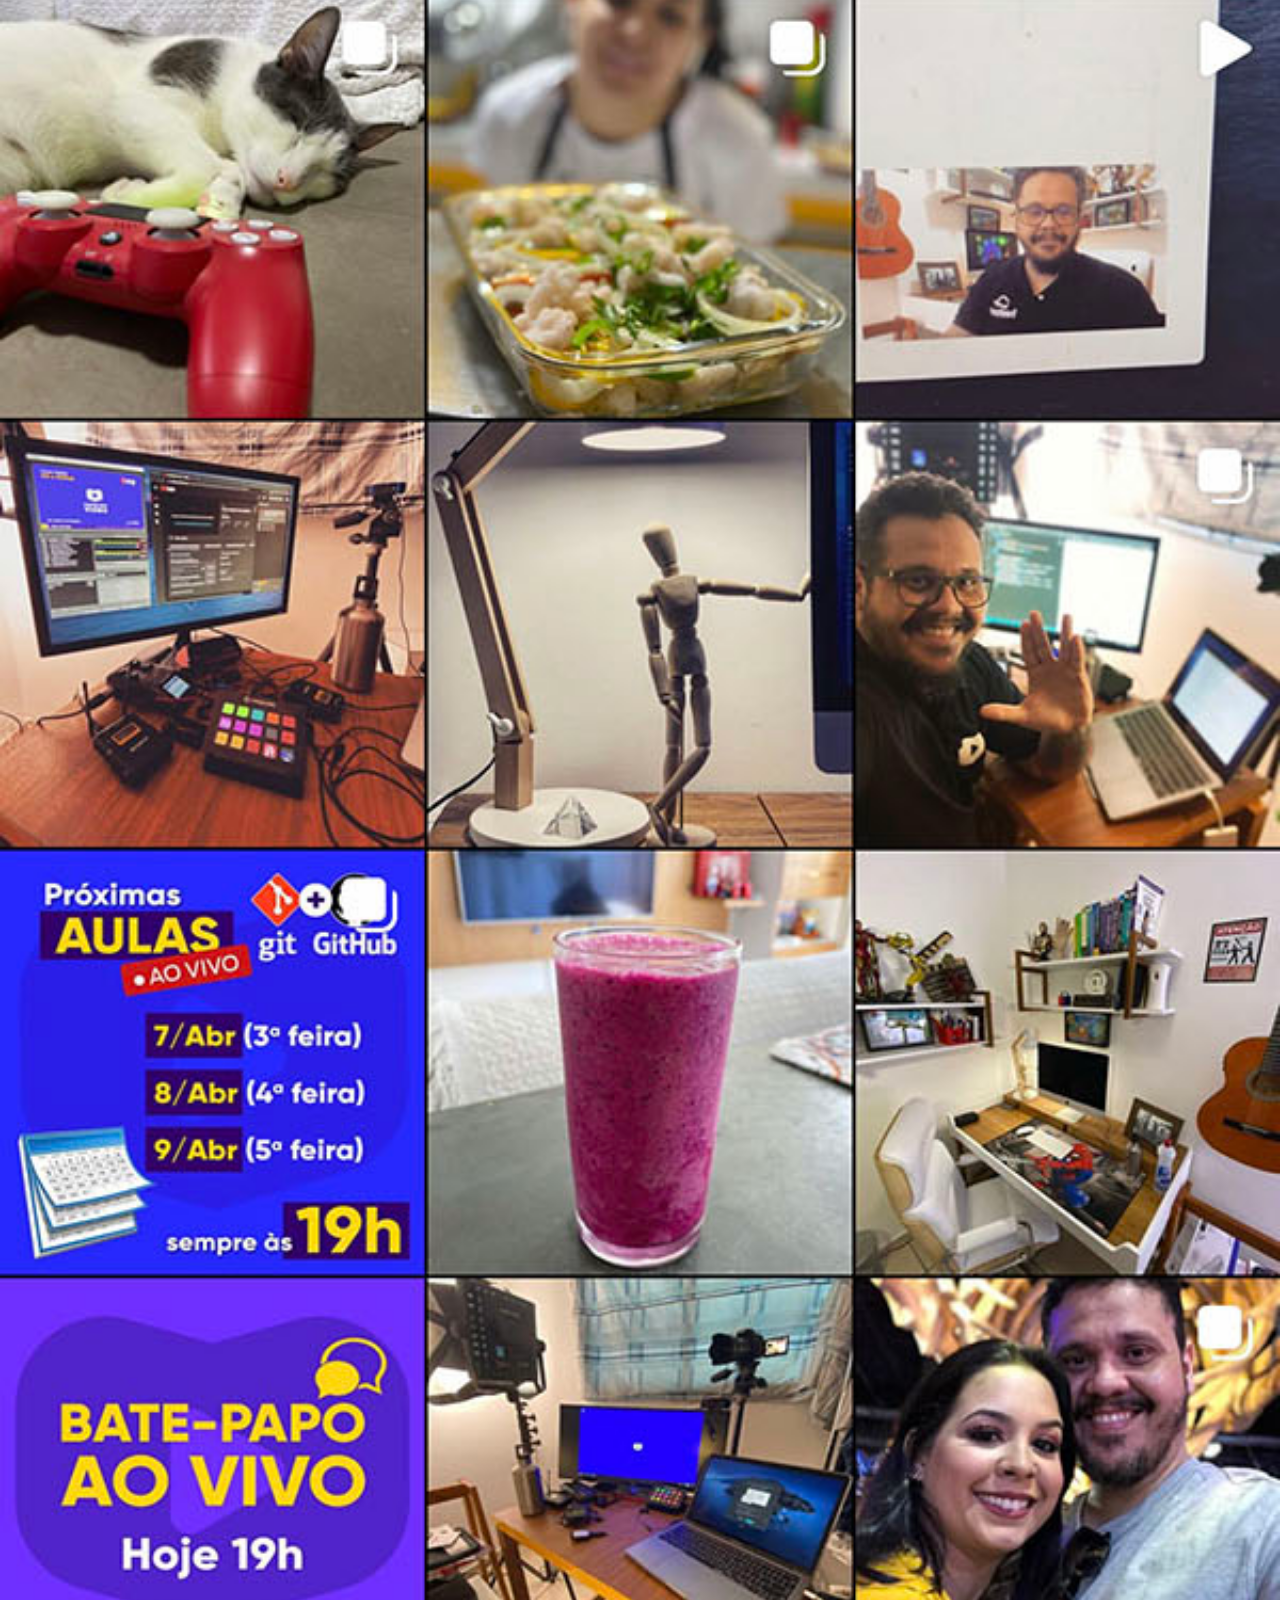
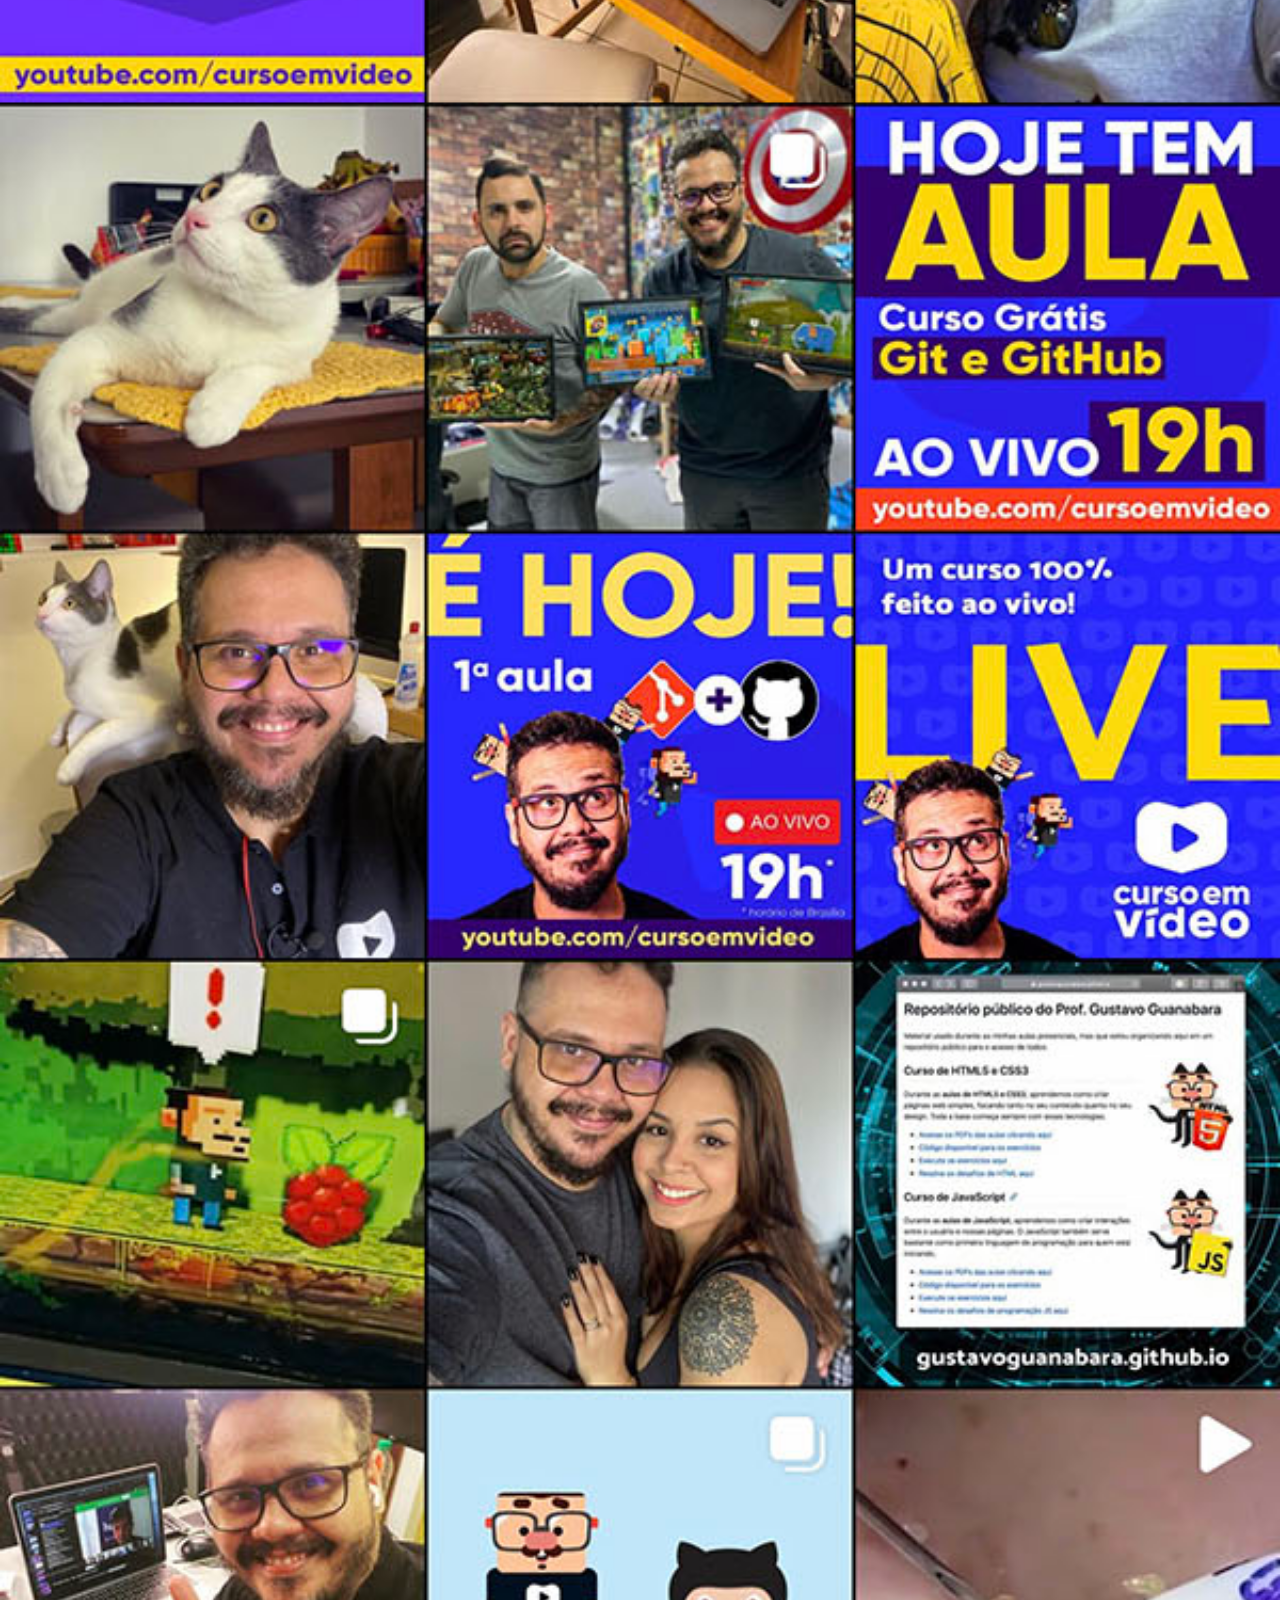
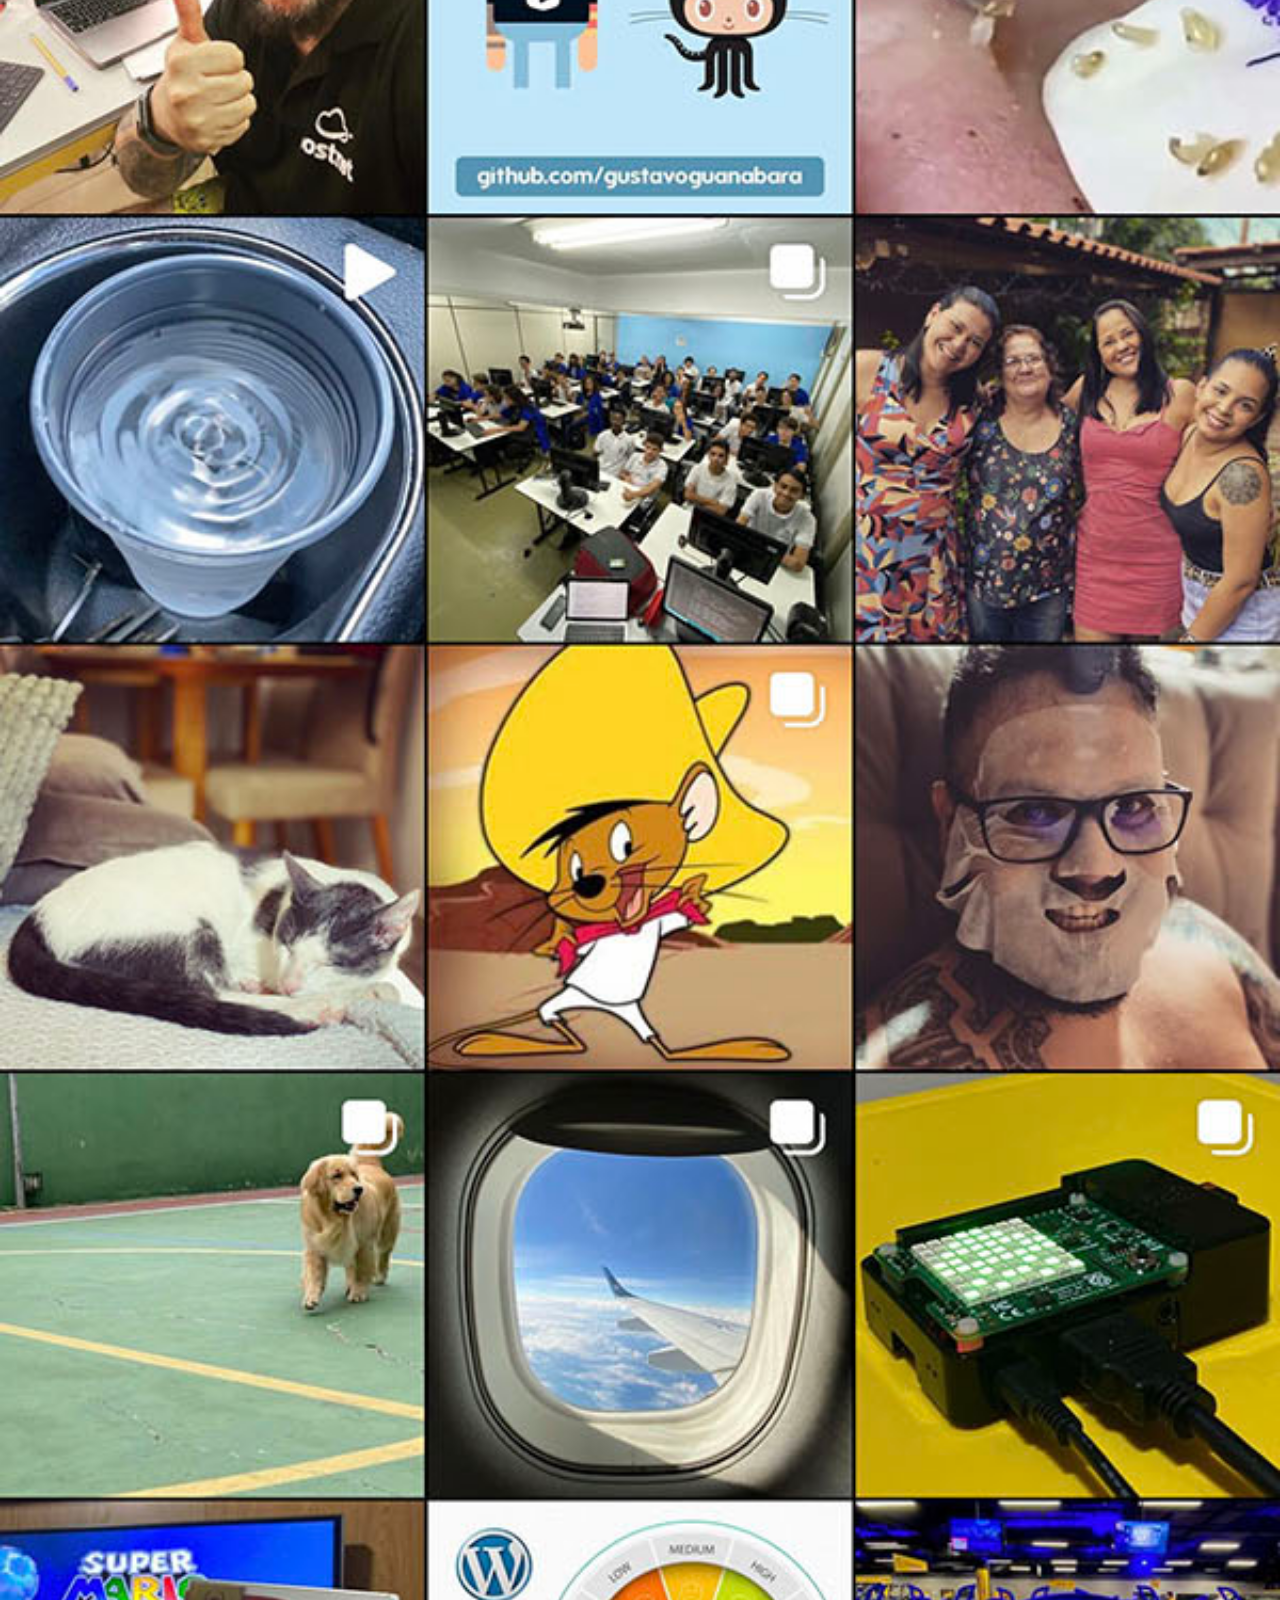
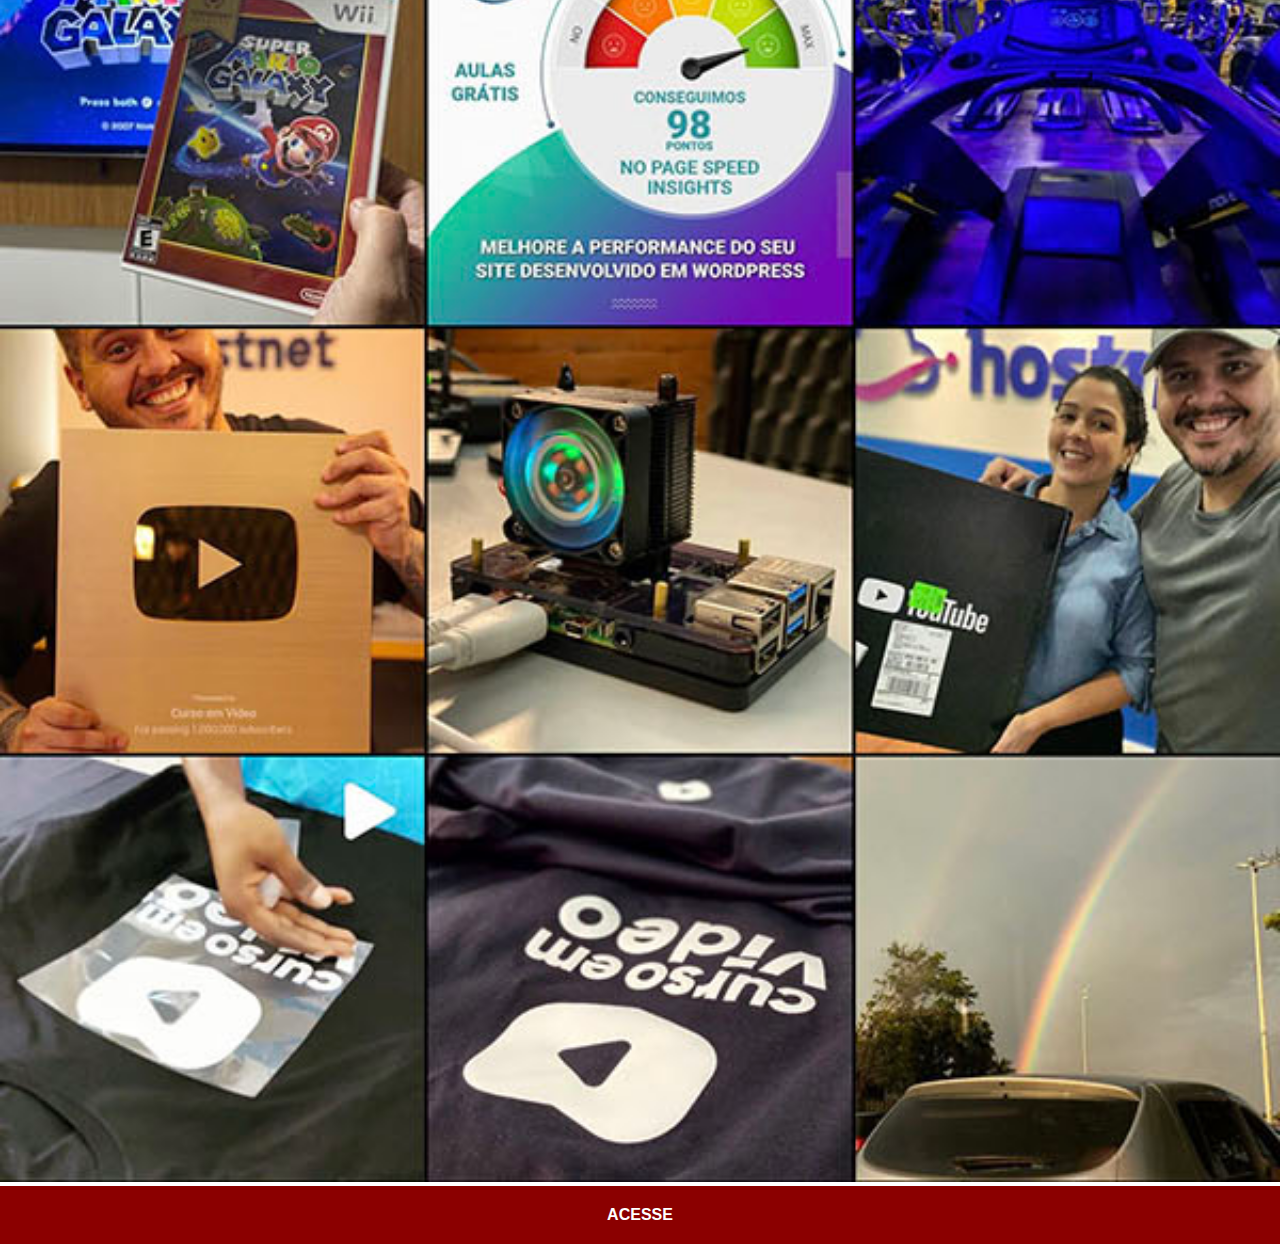
<file: instagram.html>
<!DOCTYPE html>
<html lang="pt-br">
<head>
    <meta charset="UTF-8">
    <meta name="viewport" content="width=device-width, initial-scale=1.0">
    <title>Instagram</title>
    <link rel="stylesheet" href="estilos/social.css">
</head>
<body>
    <img src="pacote-d015/imagens/tela-instagram.jpg" alt="Instagram">
    <a href="https://www.instagram.com/gustavoguanabara" target="_blank">ACESSE</a>    
</body>
</html>
</file>
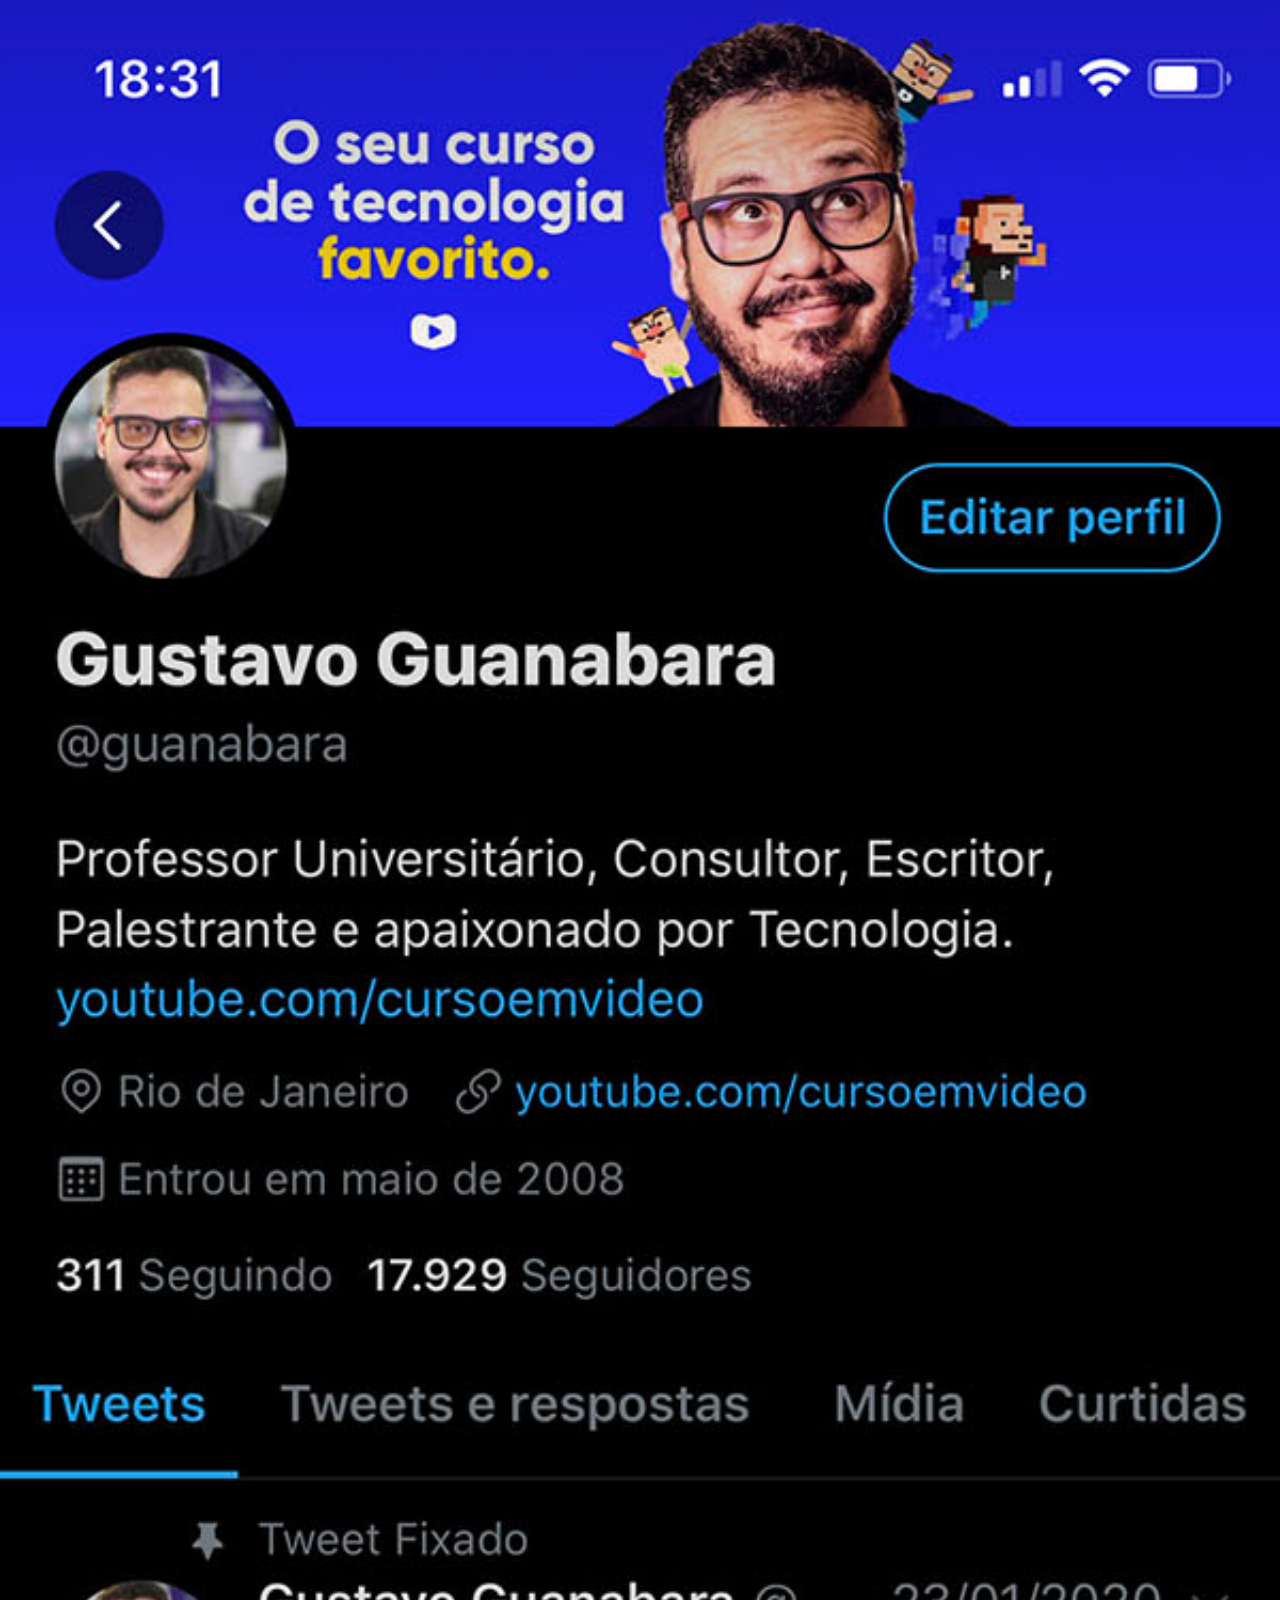
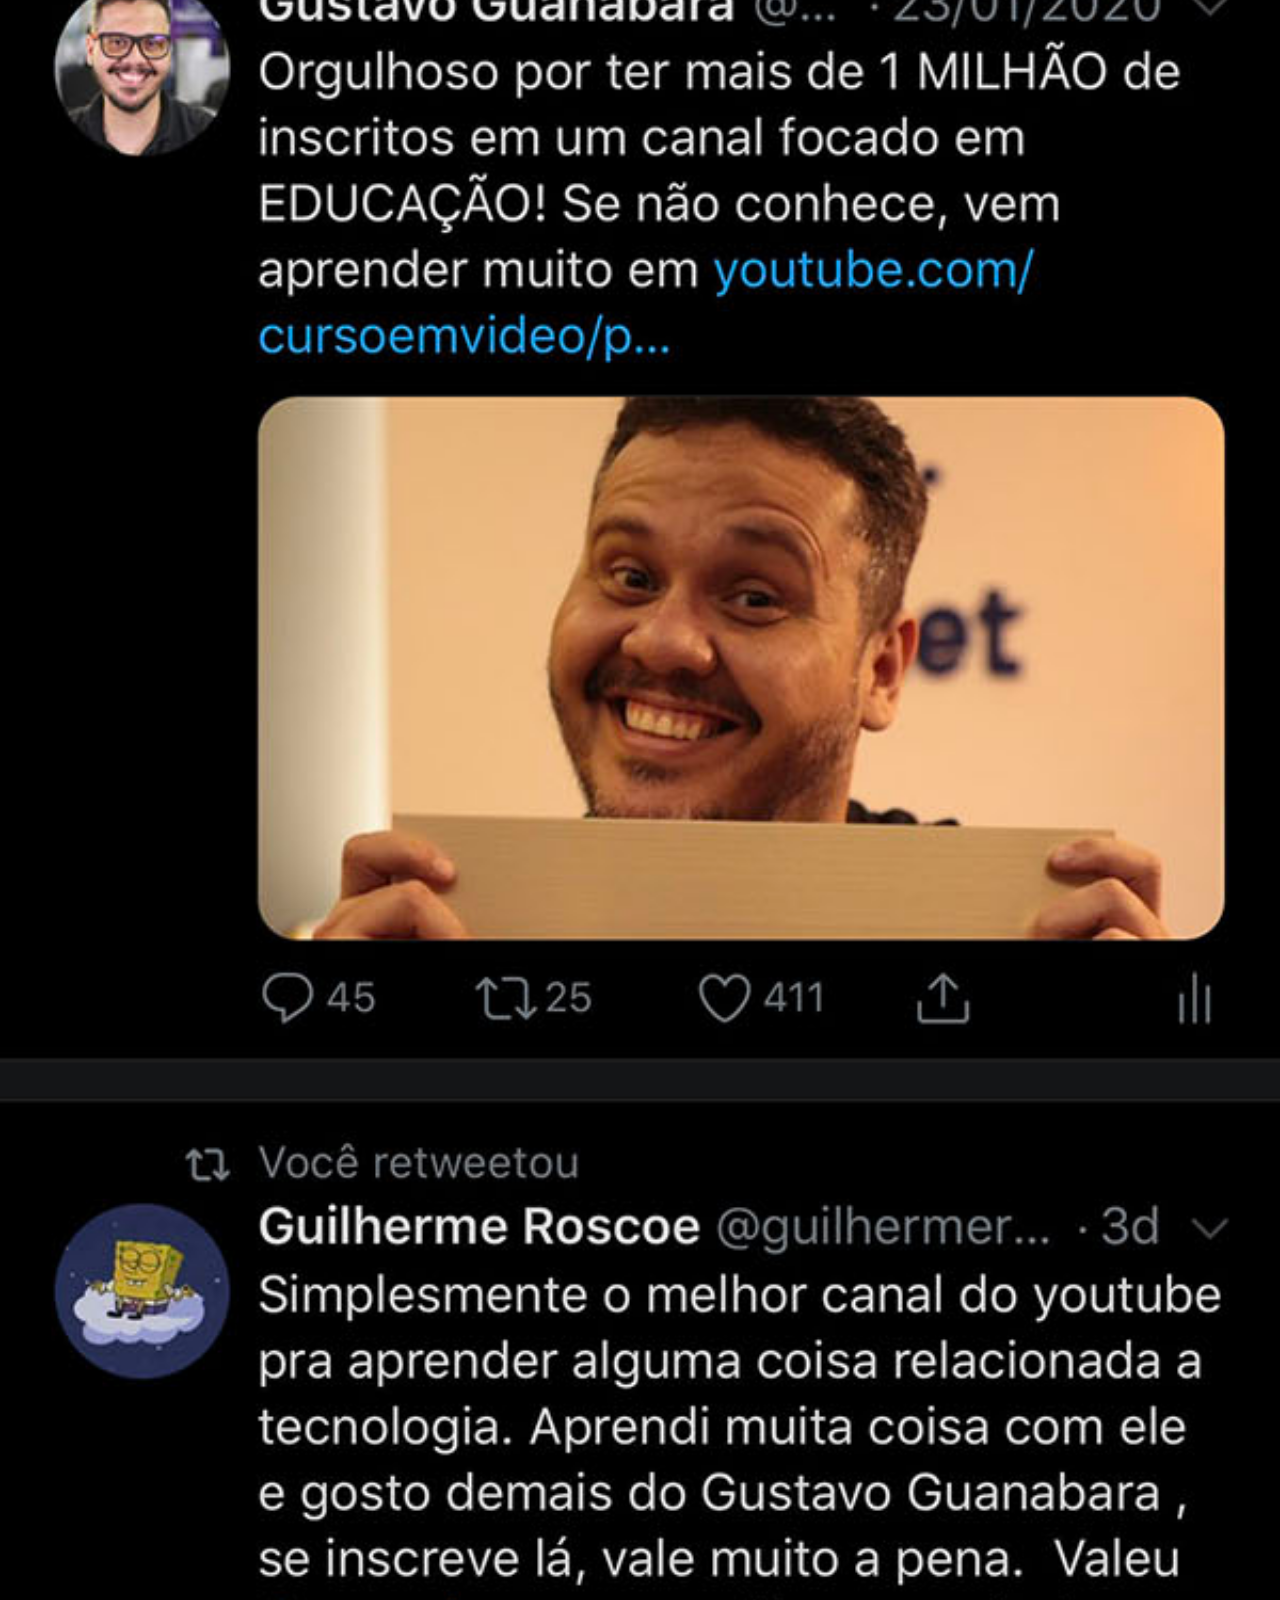
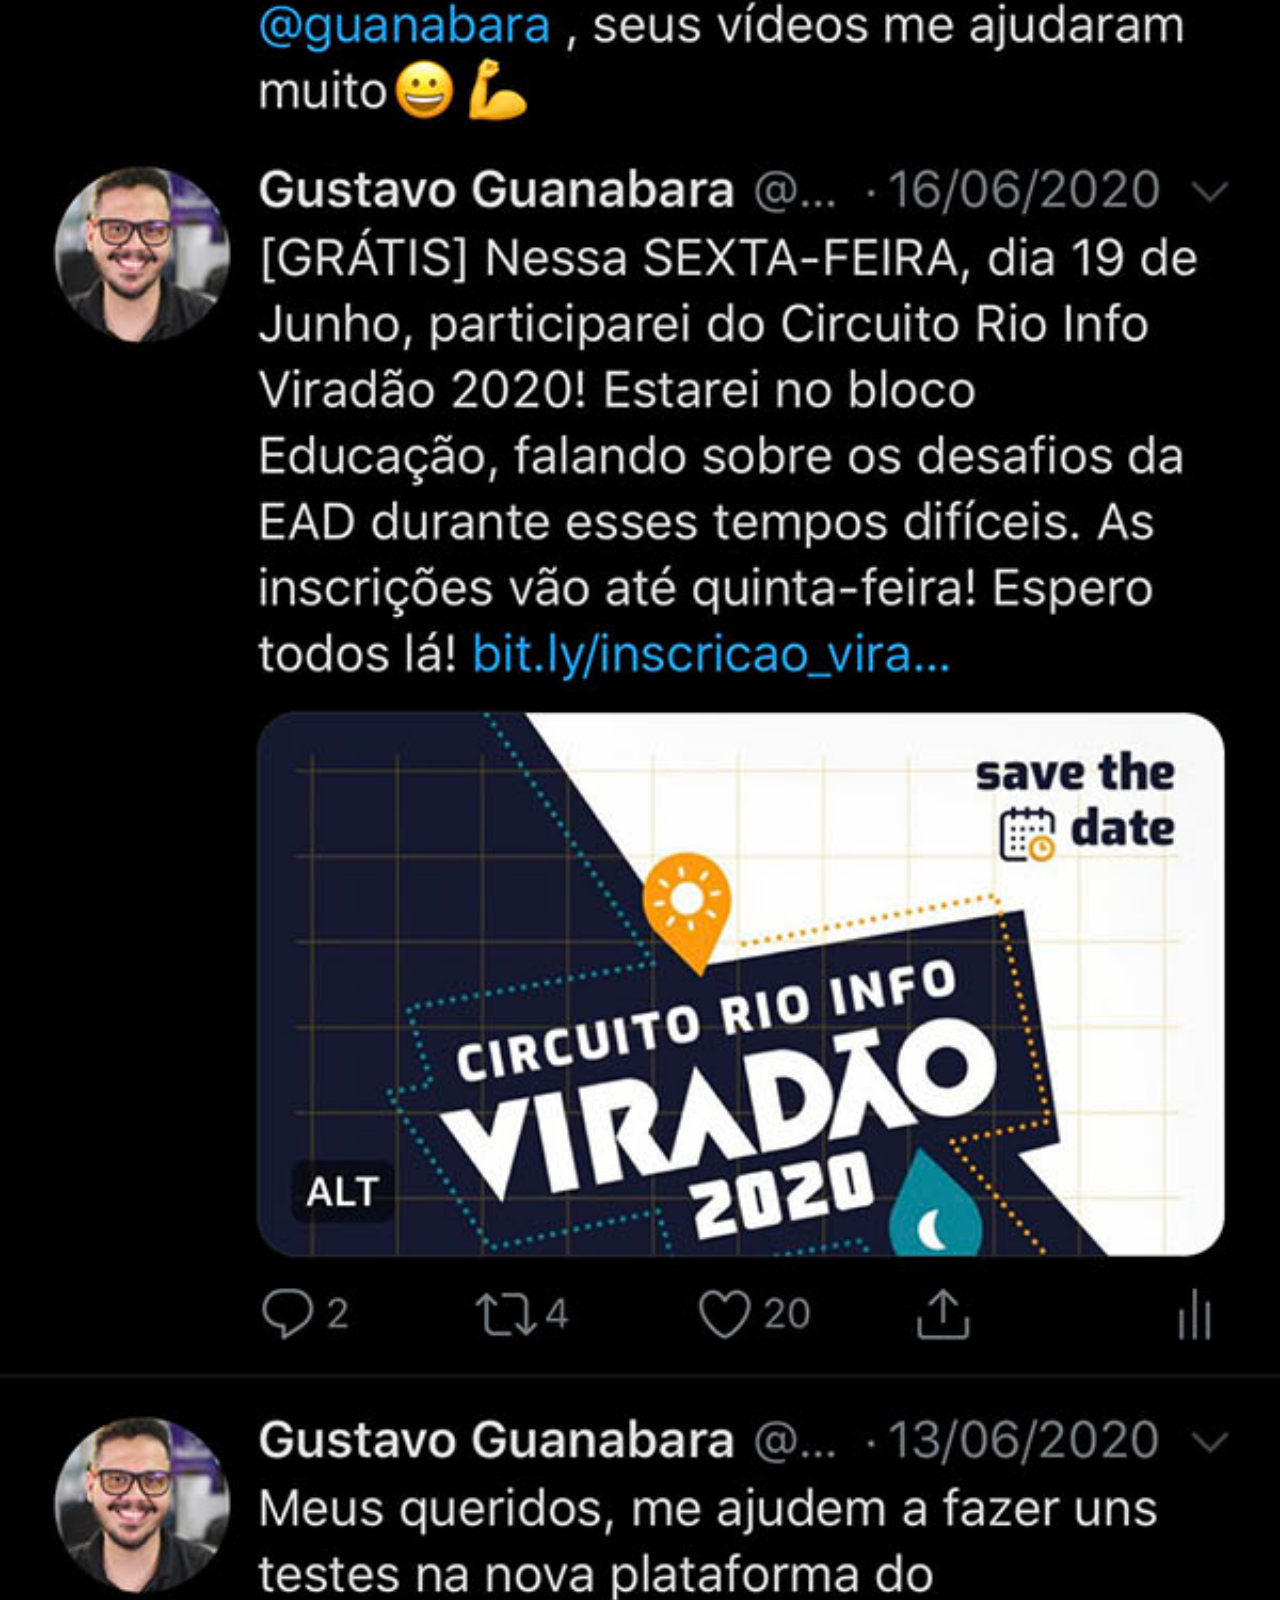
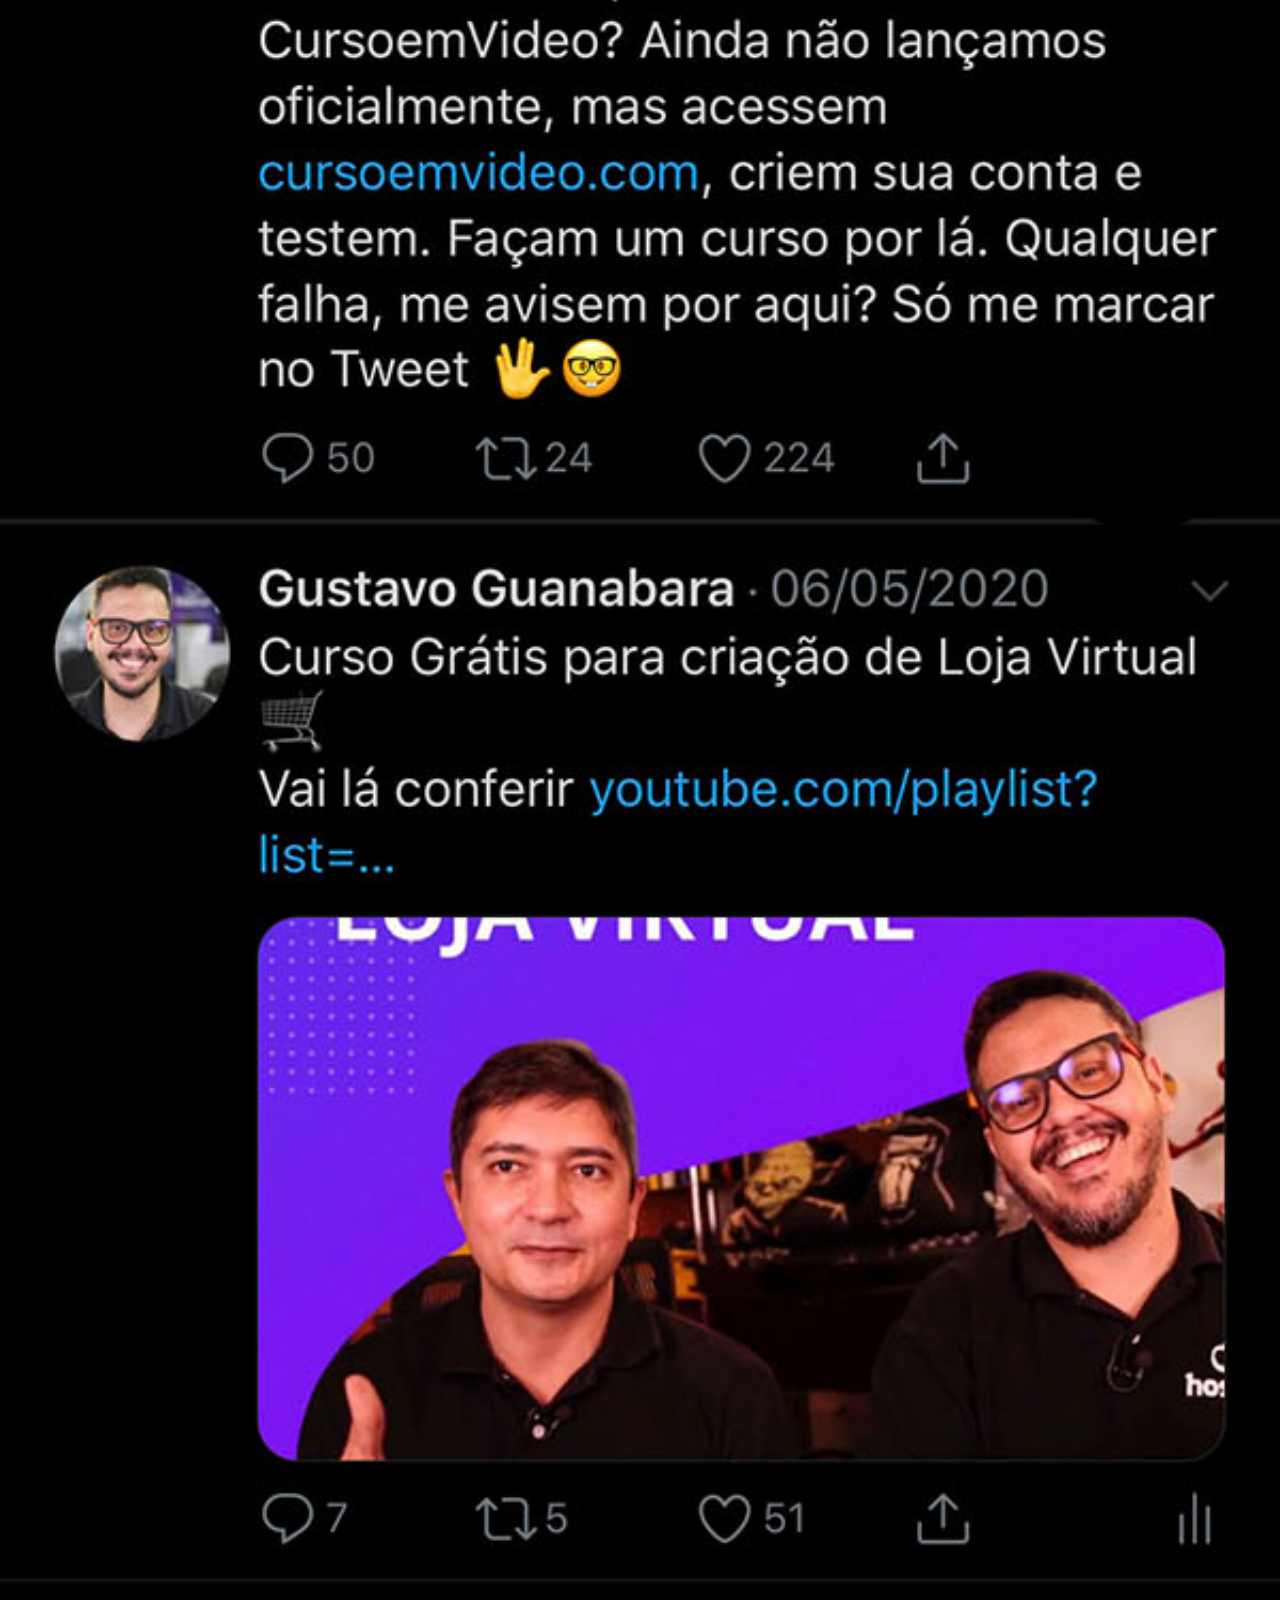
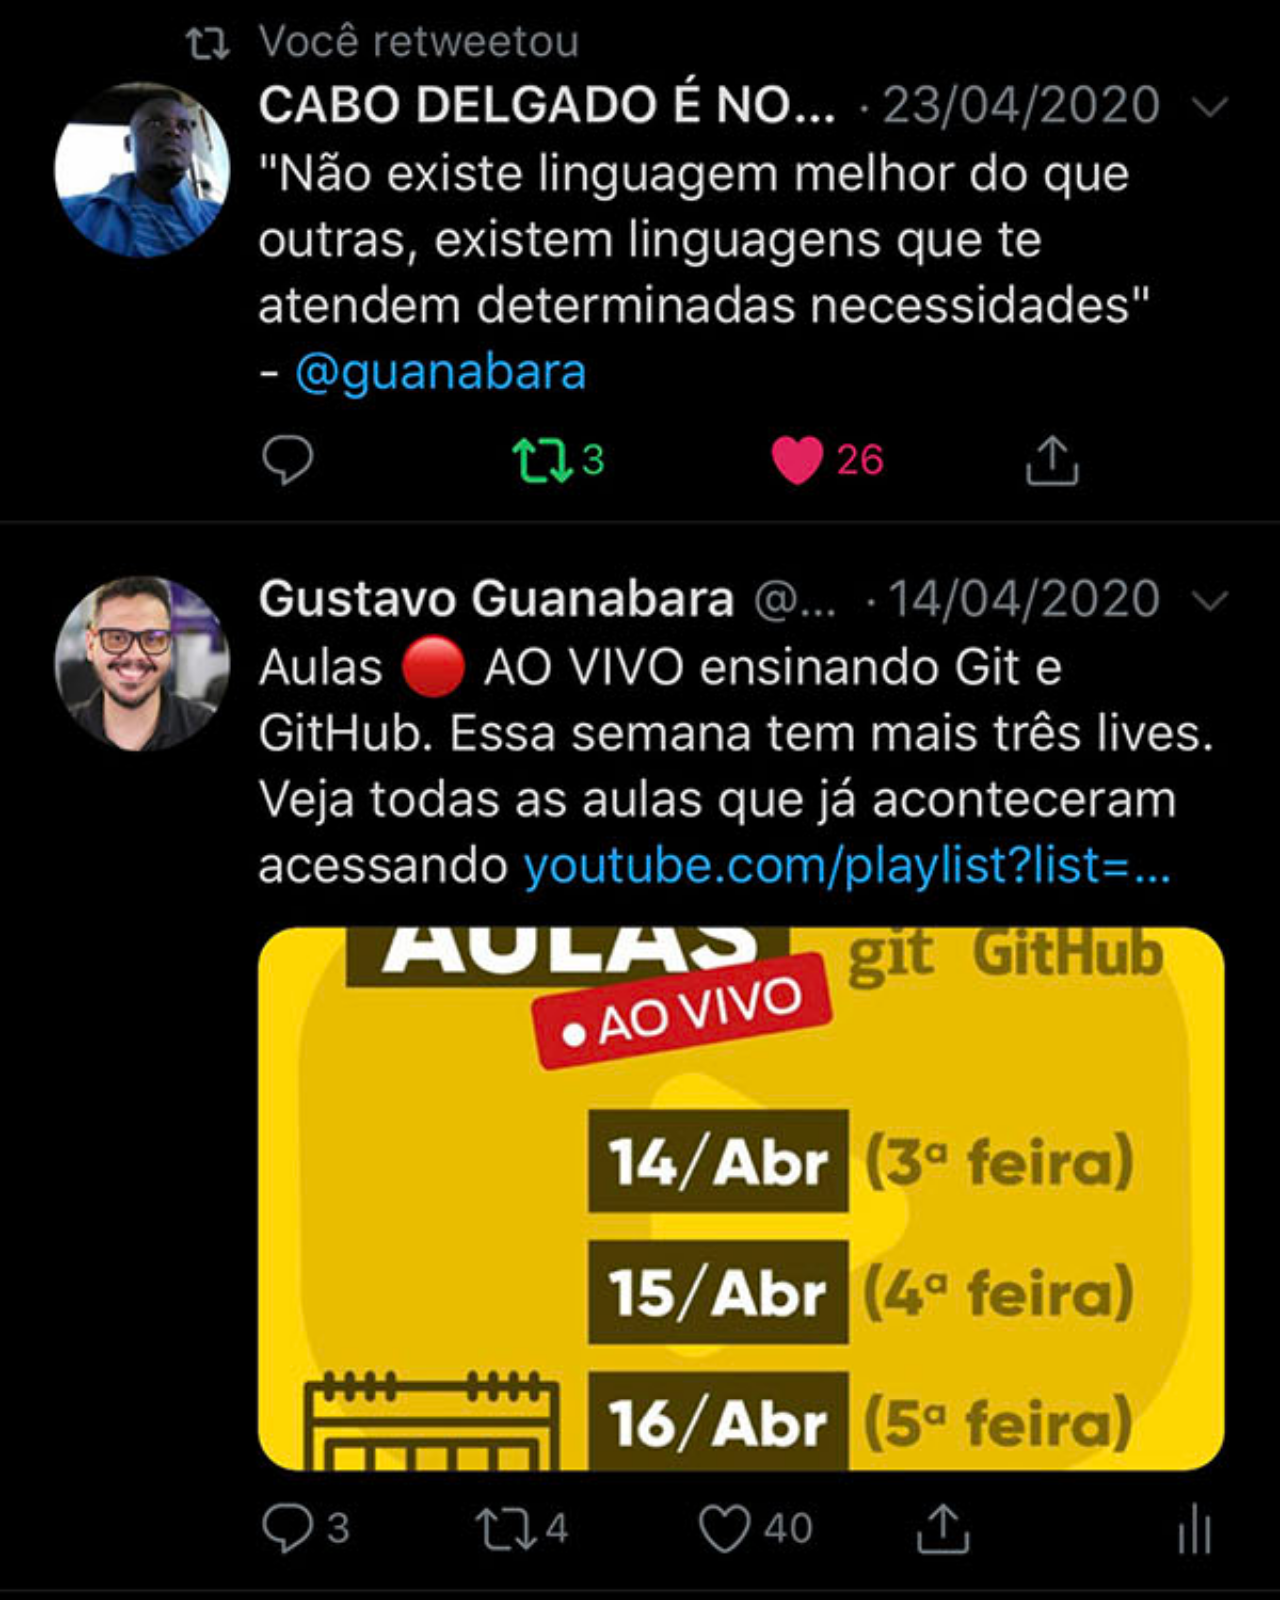
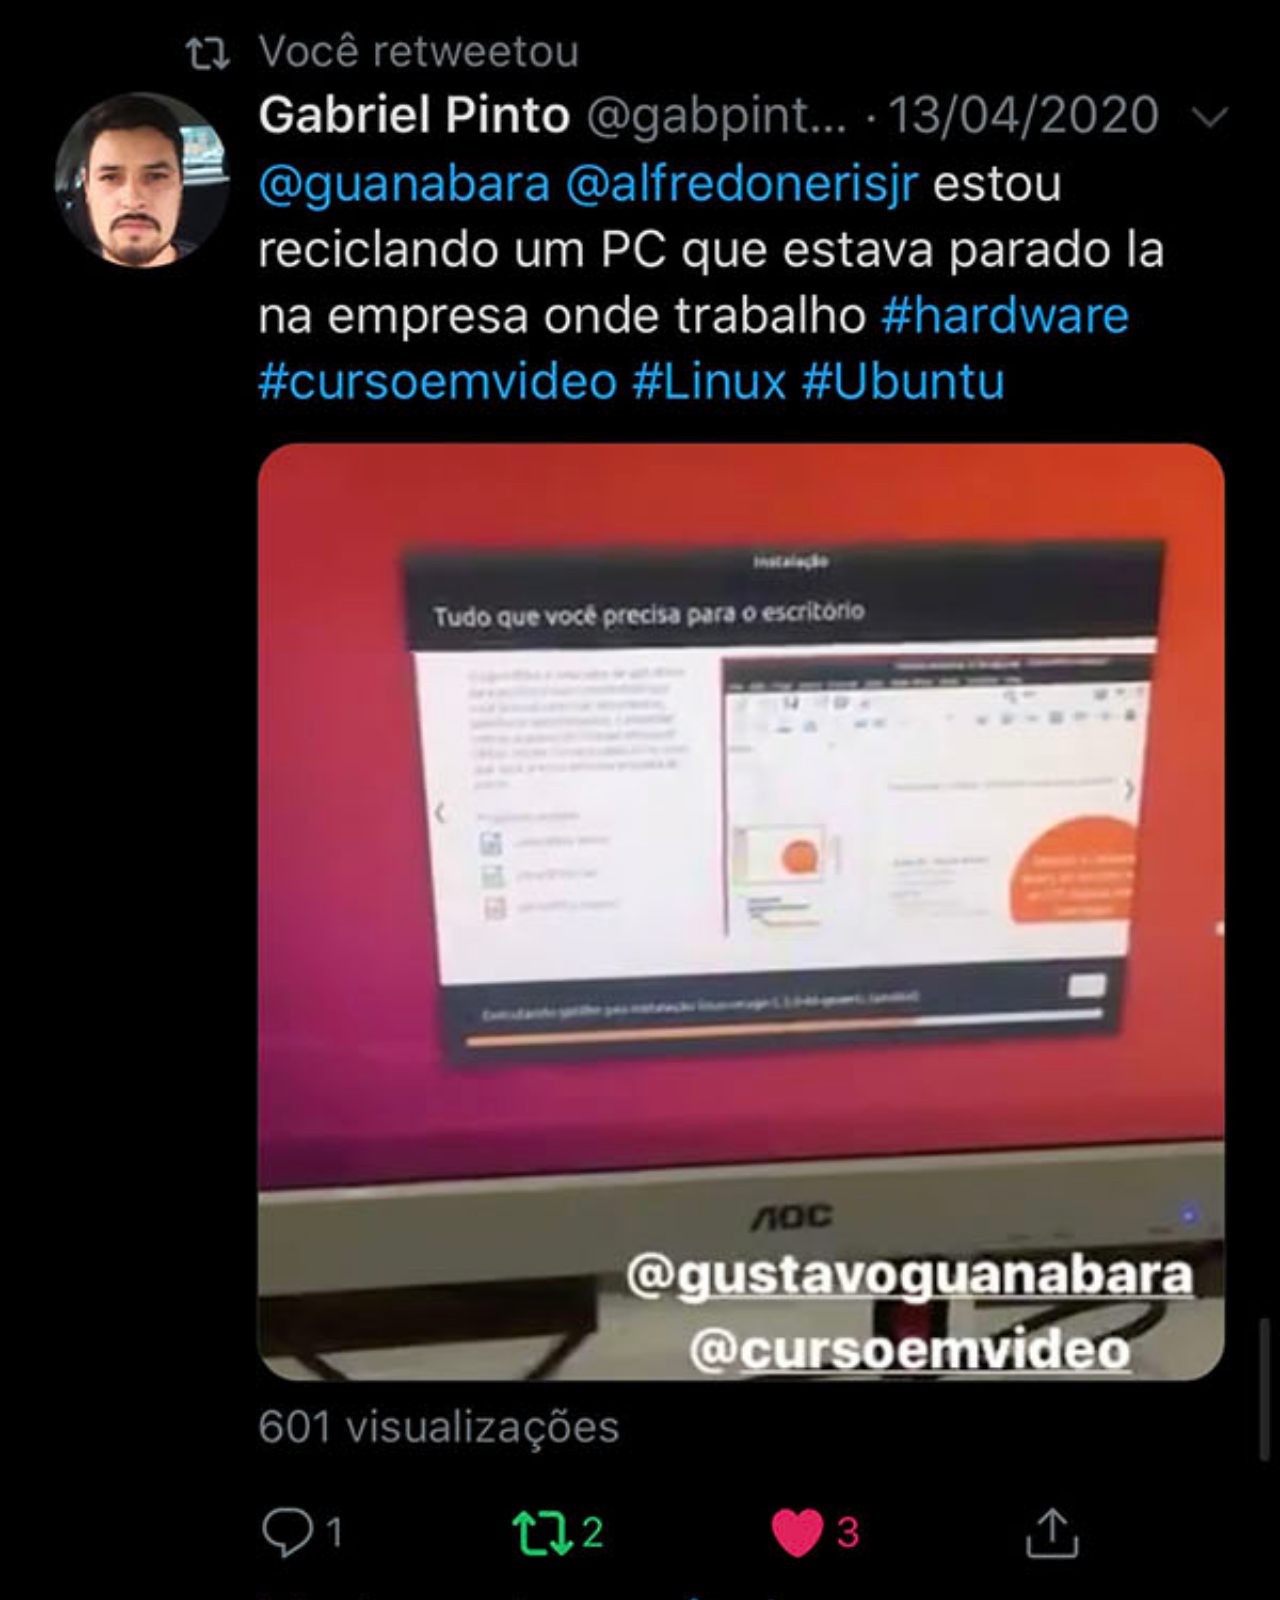
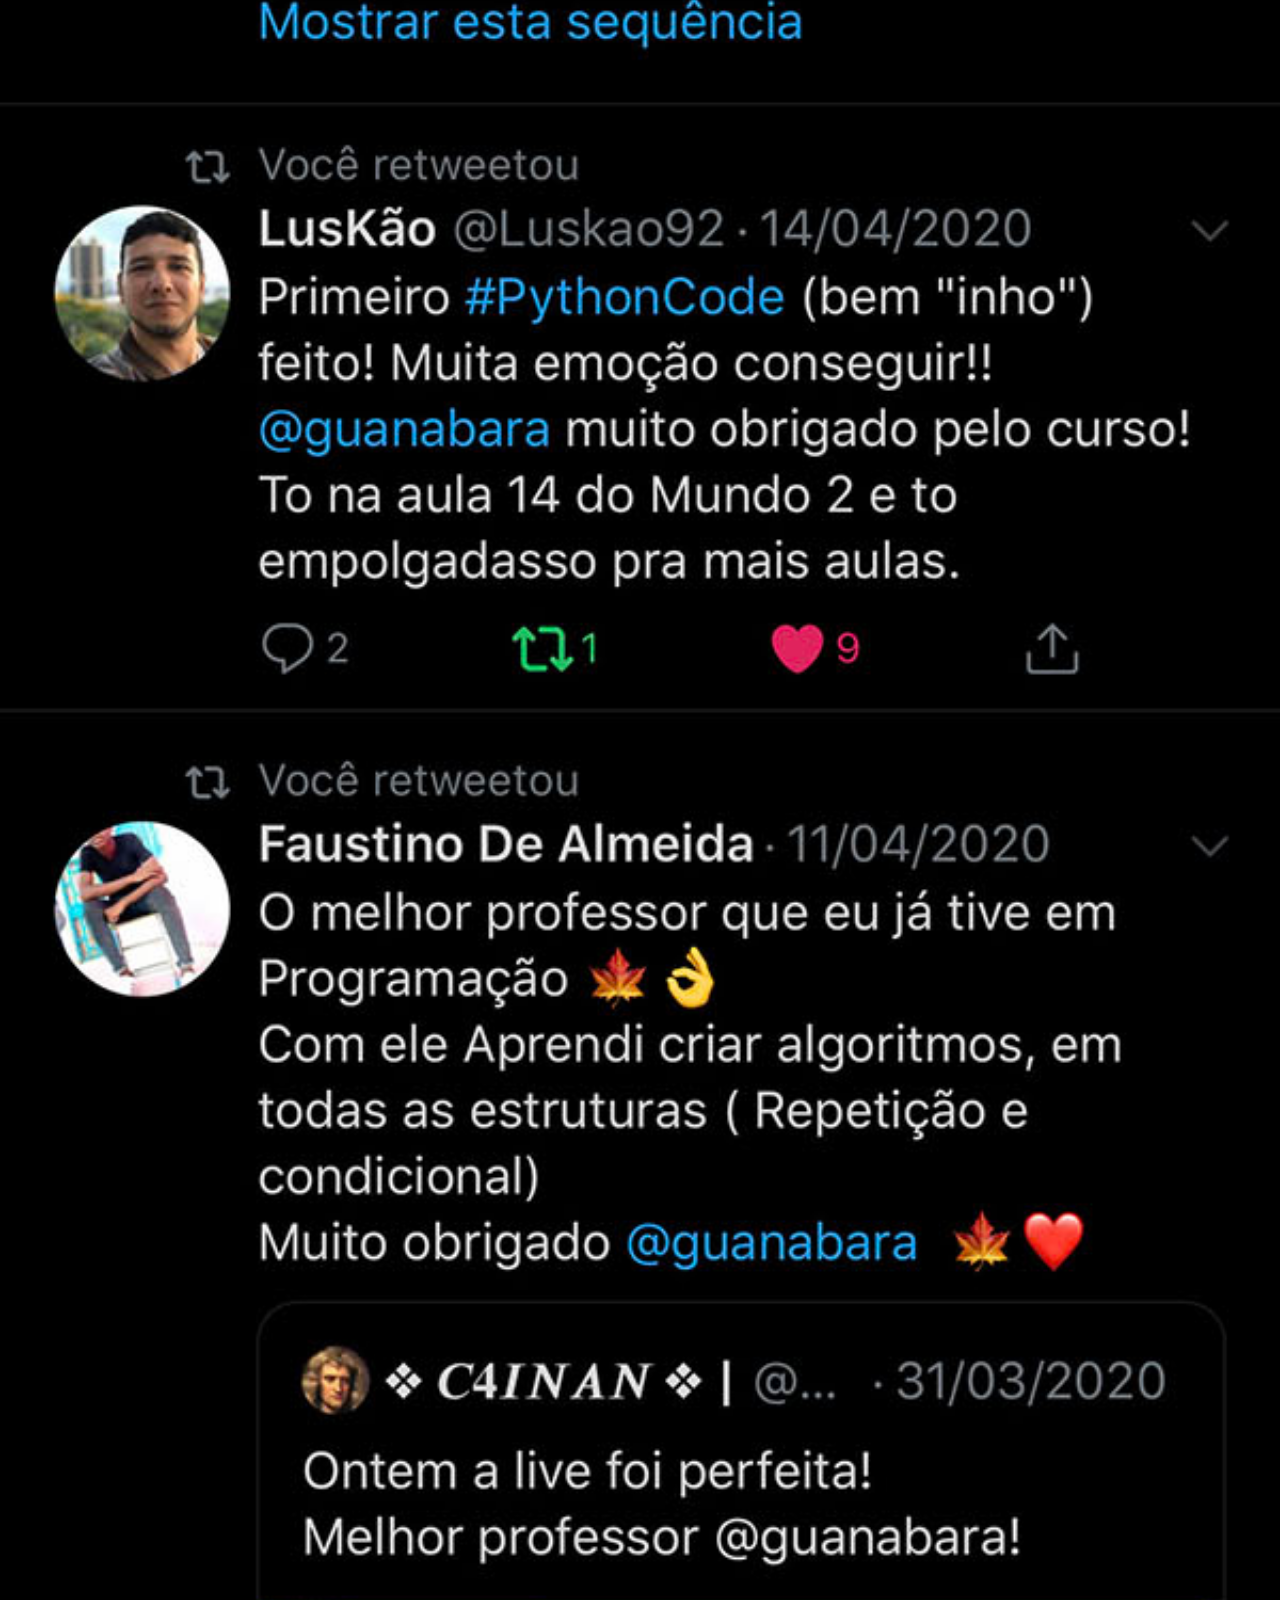
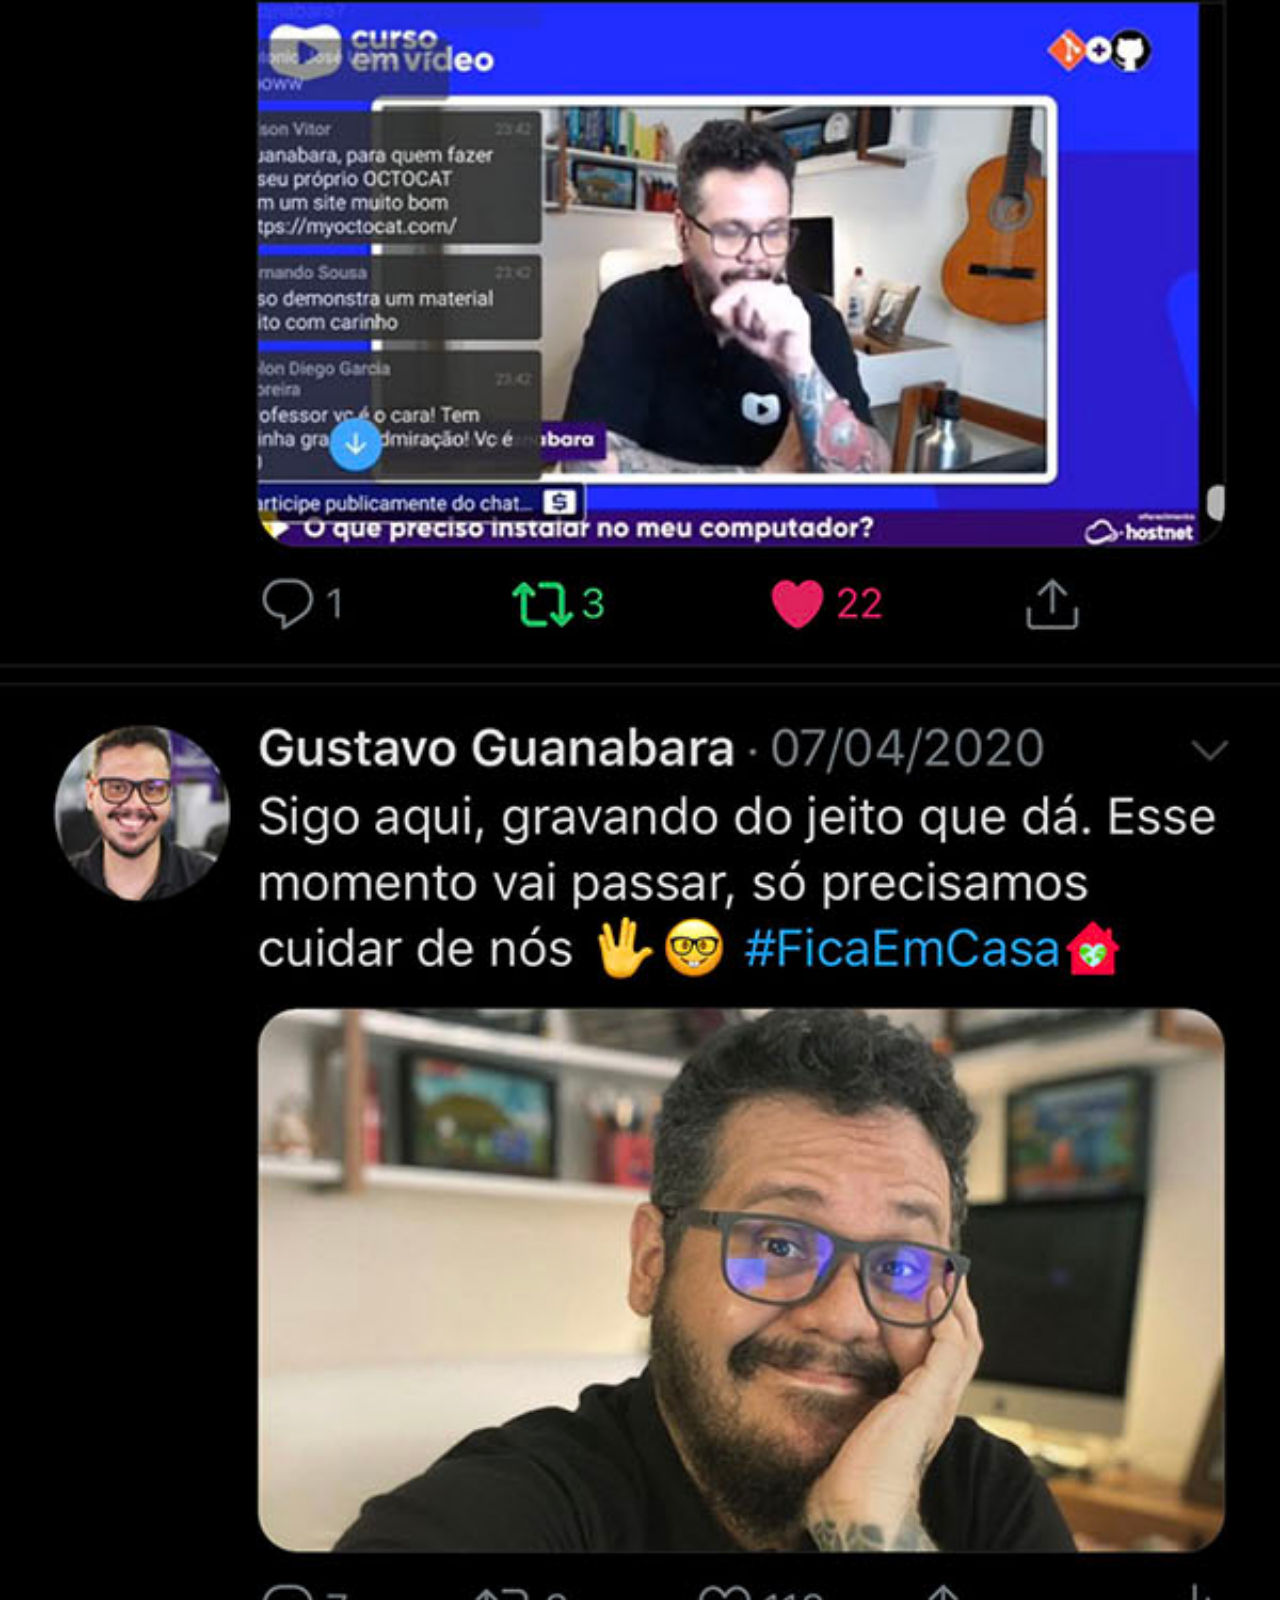
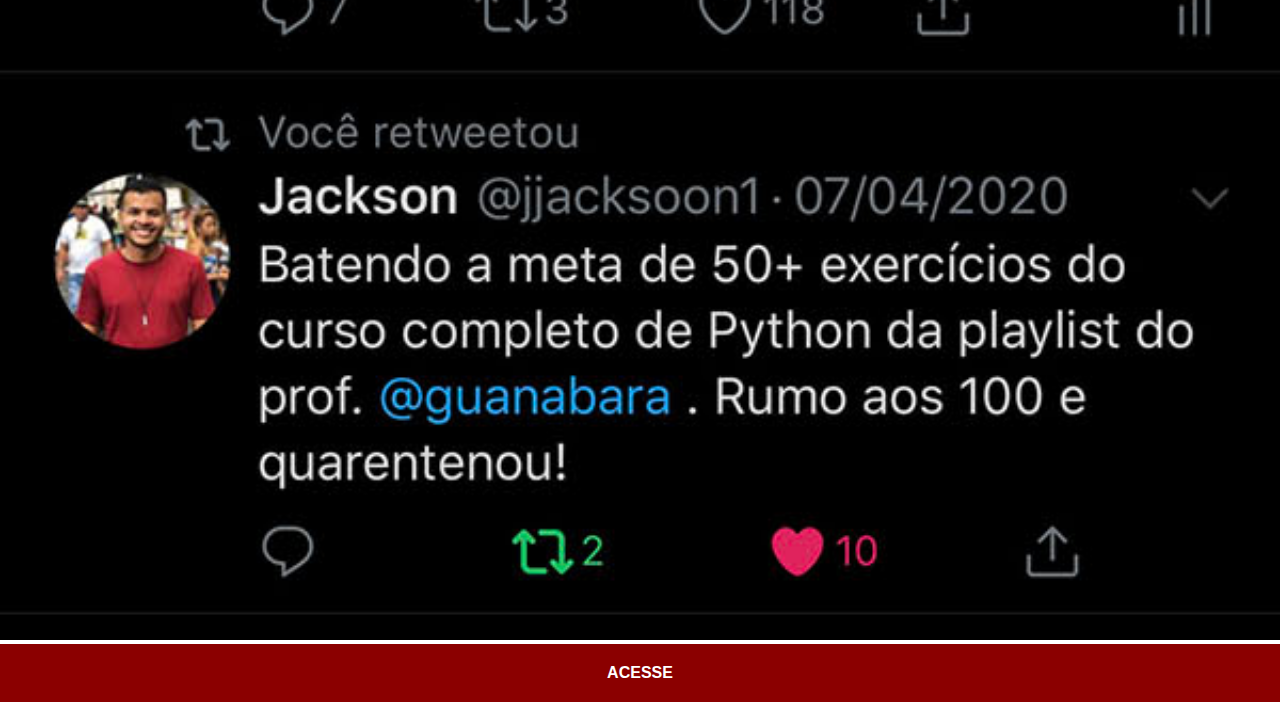
<file: twitter.html>
<!DOCTYPE html>
<html lang="pt-br">
<head>
    <meta charset="UTF-8">
    <meta name="viewport" content="width=device-width, initial-scale=1.0">
    <title>Twitter</title>
    <link rel="stylesheet" href="estilos/social.css">
</head>
<body>
    <img src="pacote-d015/imagens/tela-twitter.jpg" alt="Twitter">
    <a href="https://www.twitter.com/guanabara" target="_blank">ACESSE</a>
</body>
</html>
</file>
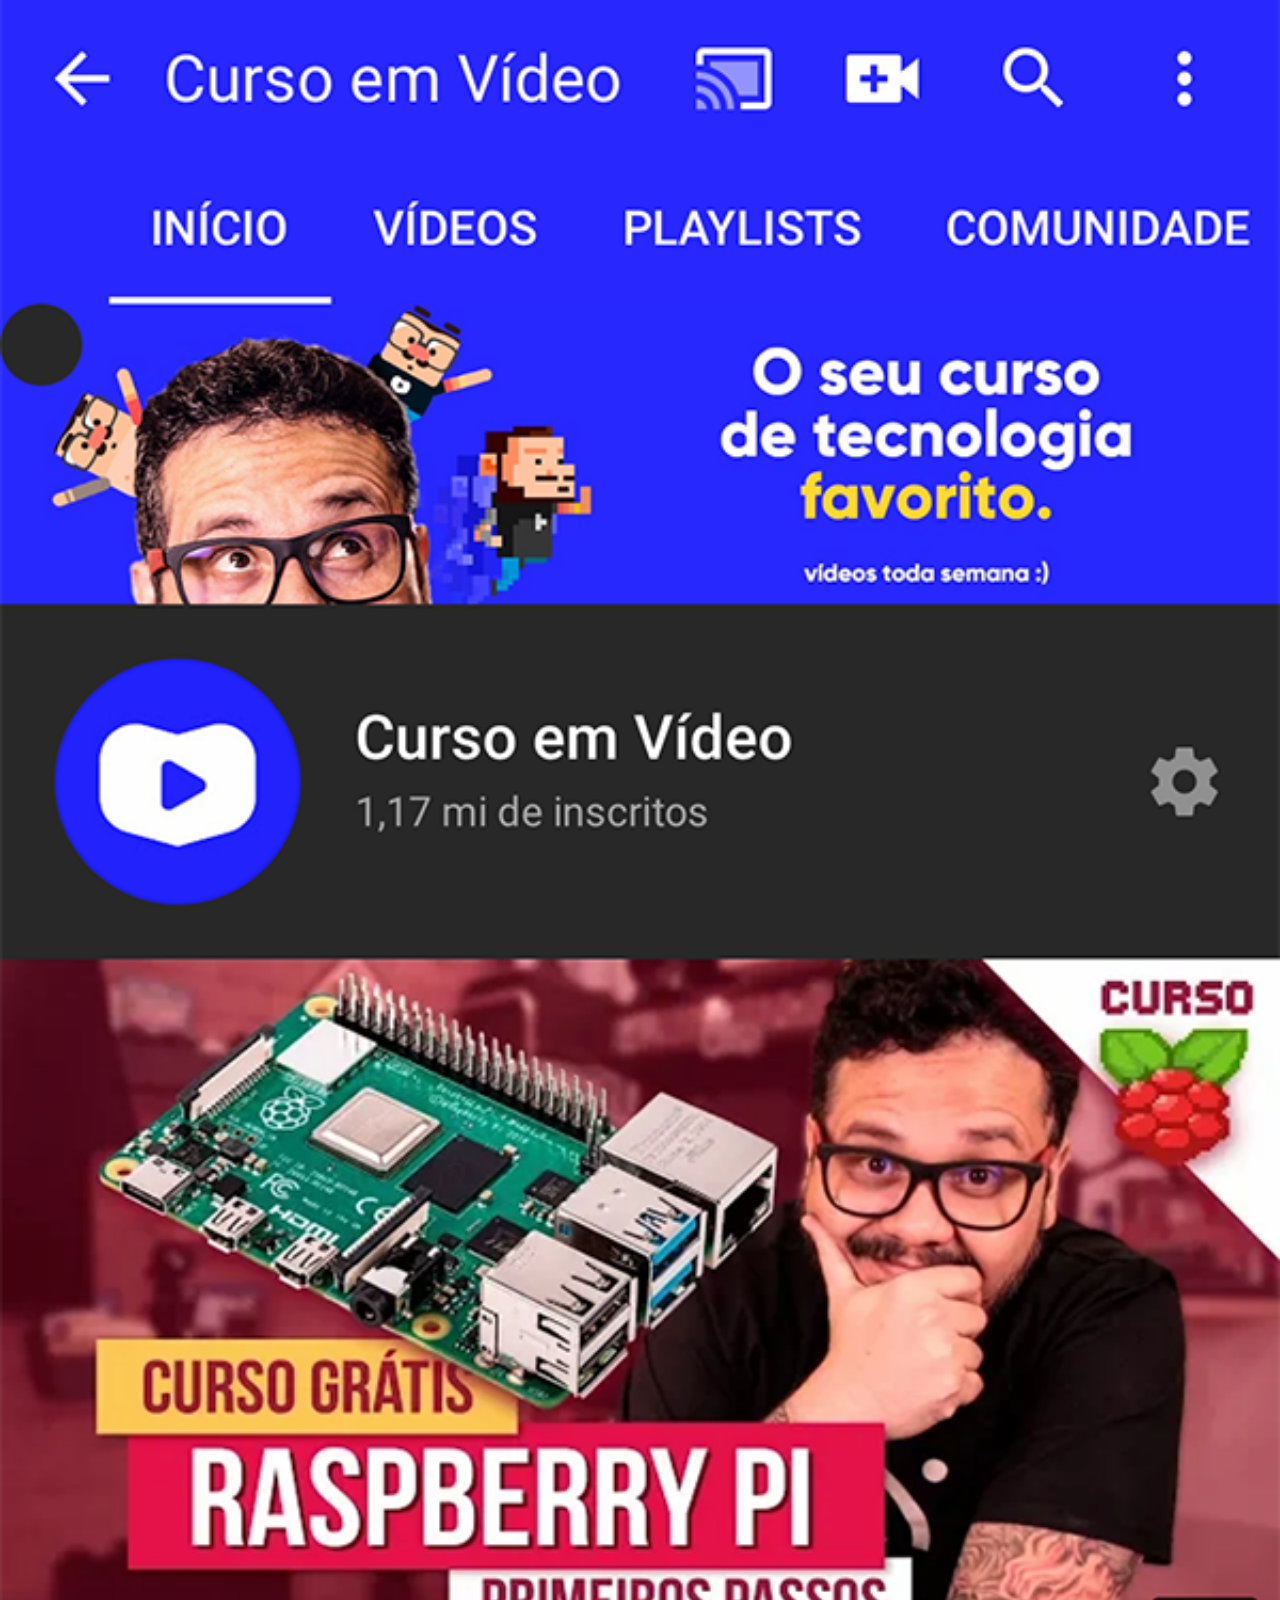
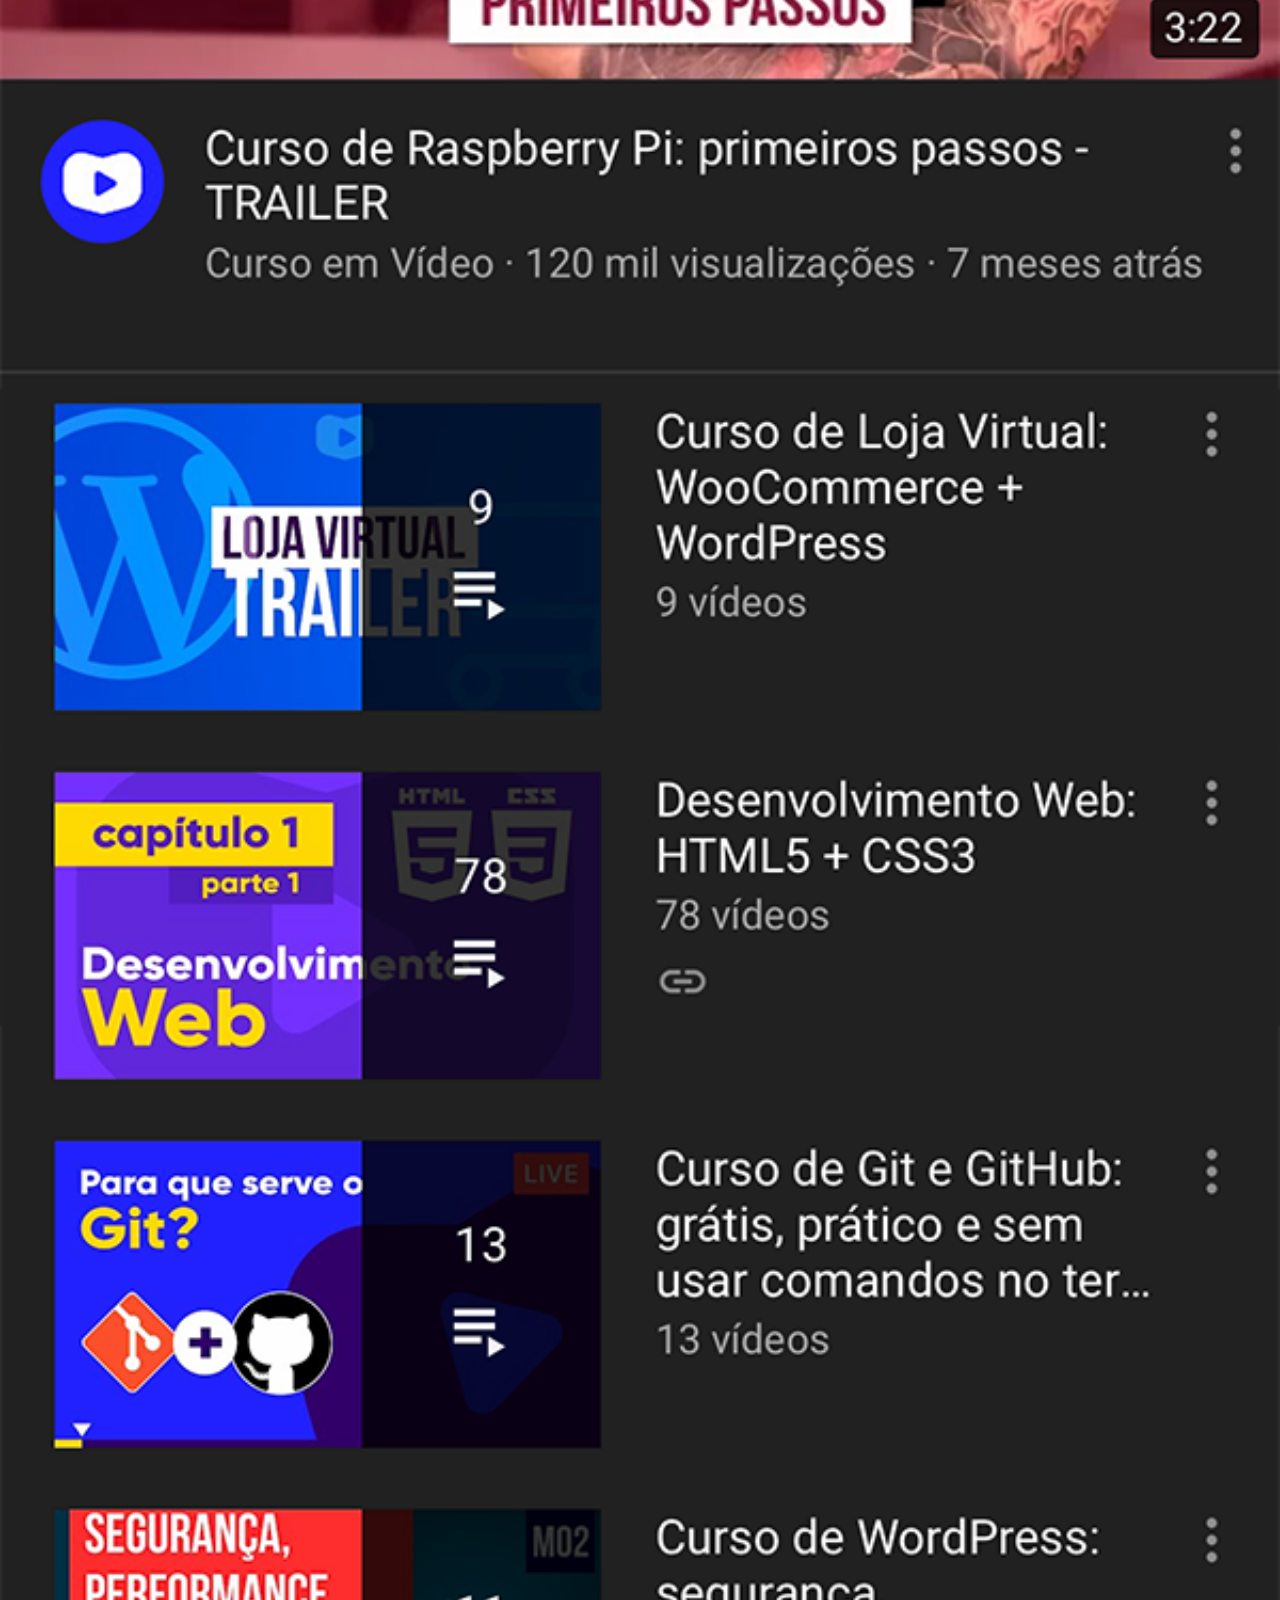
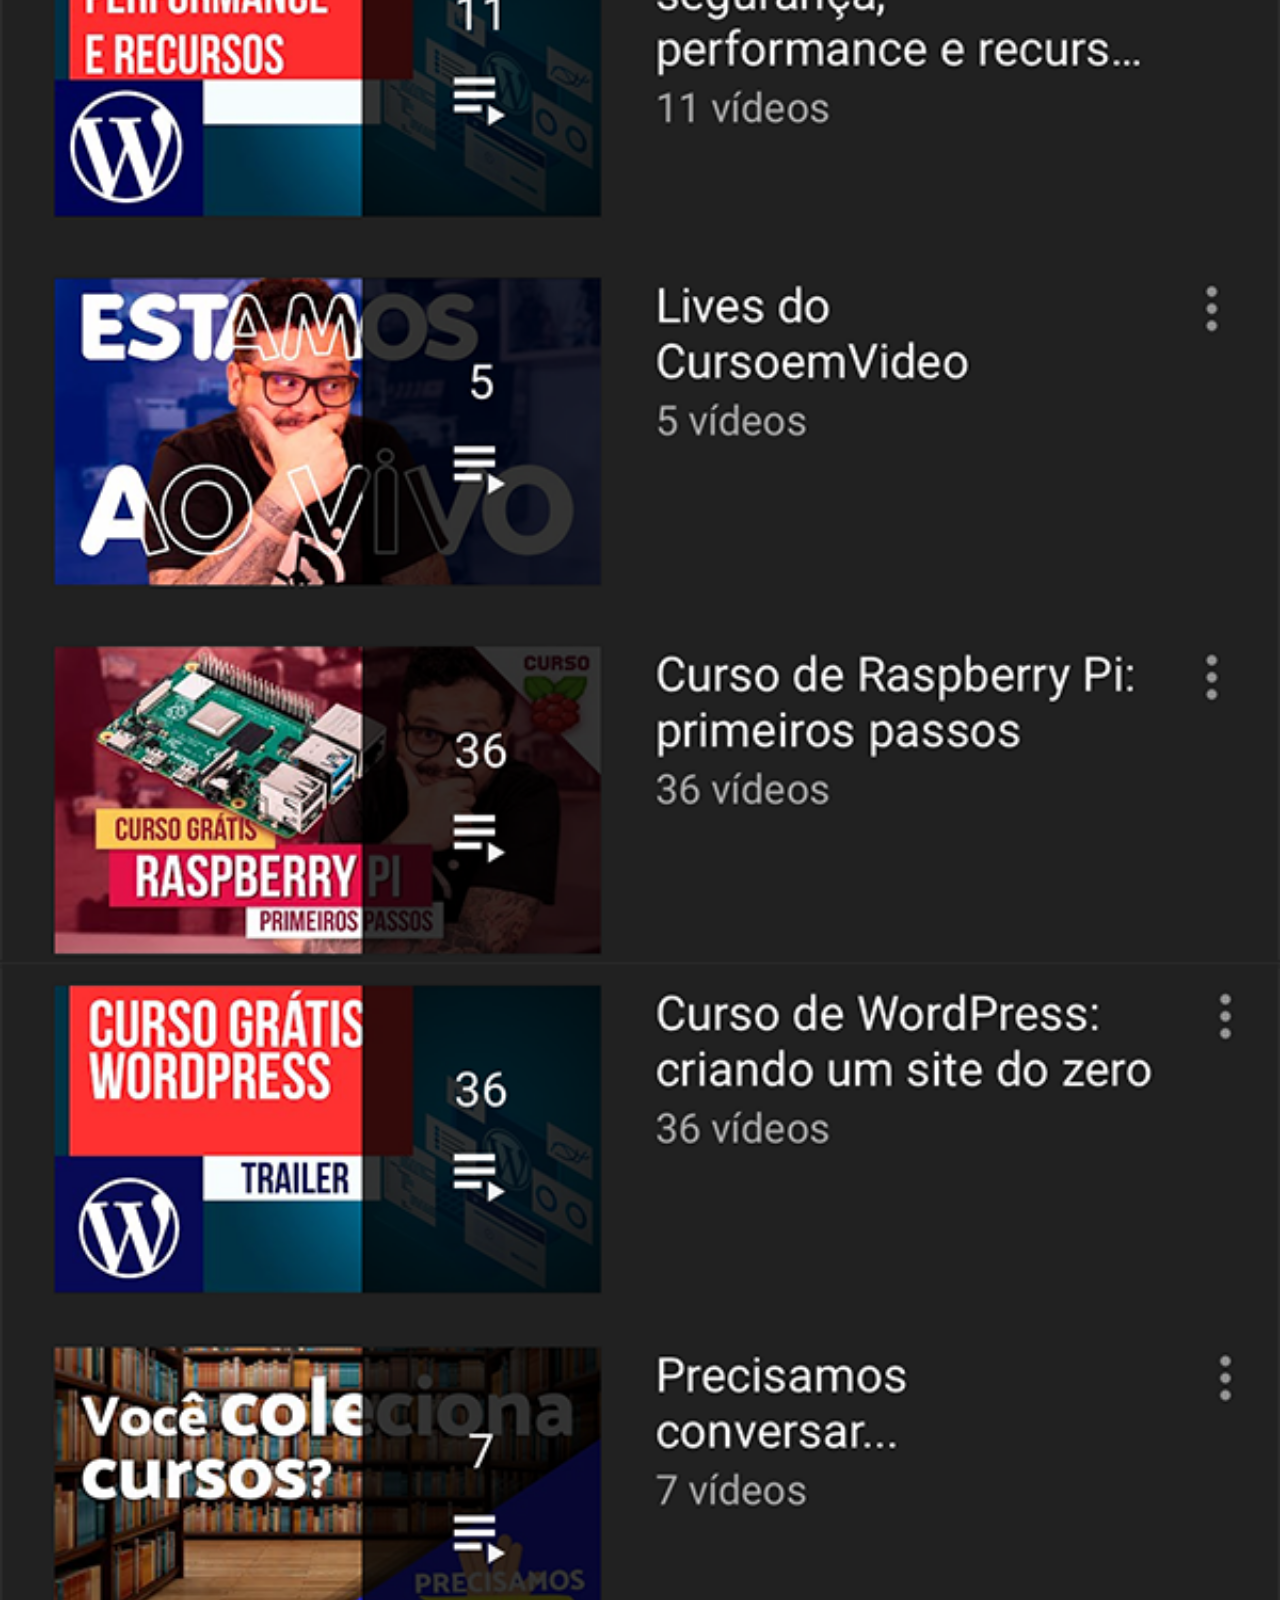
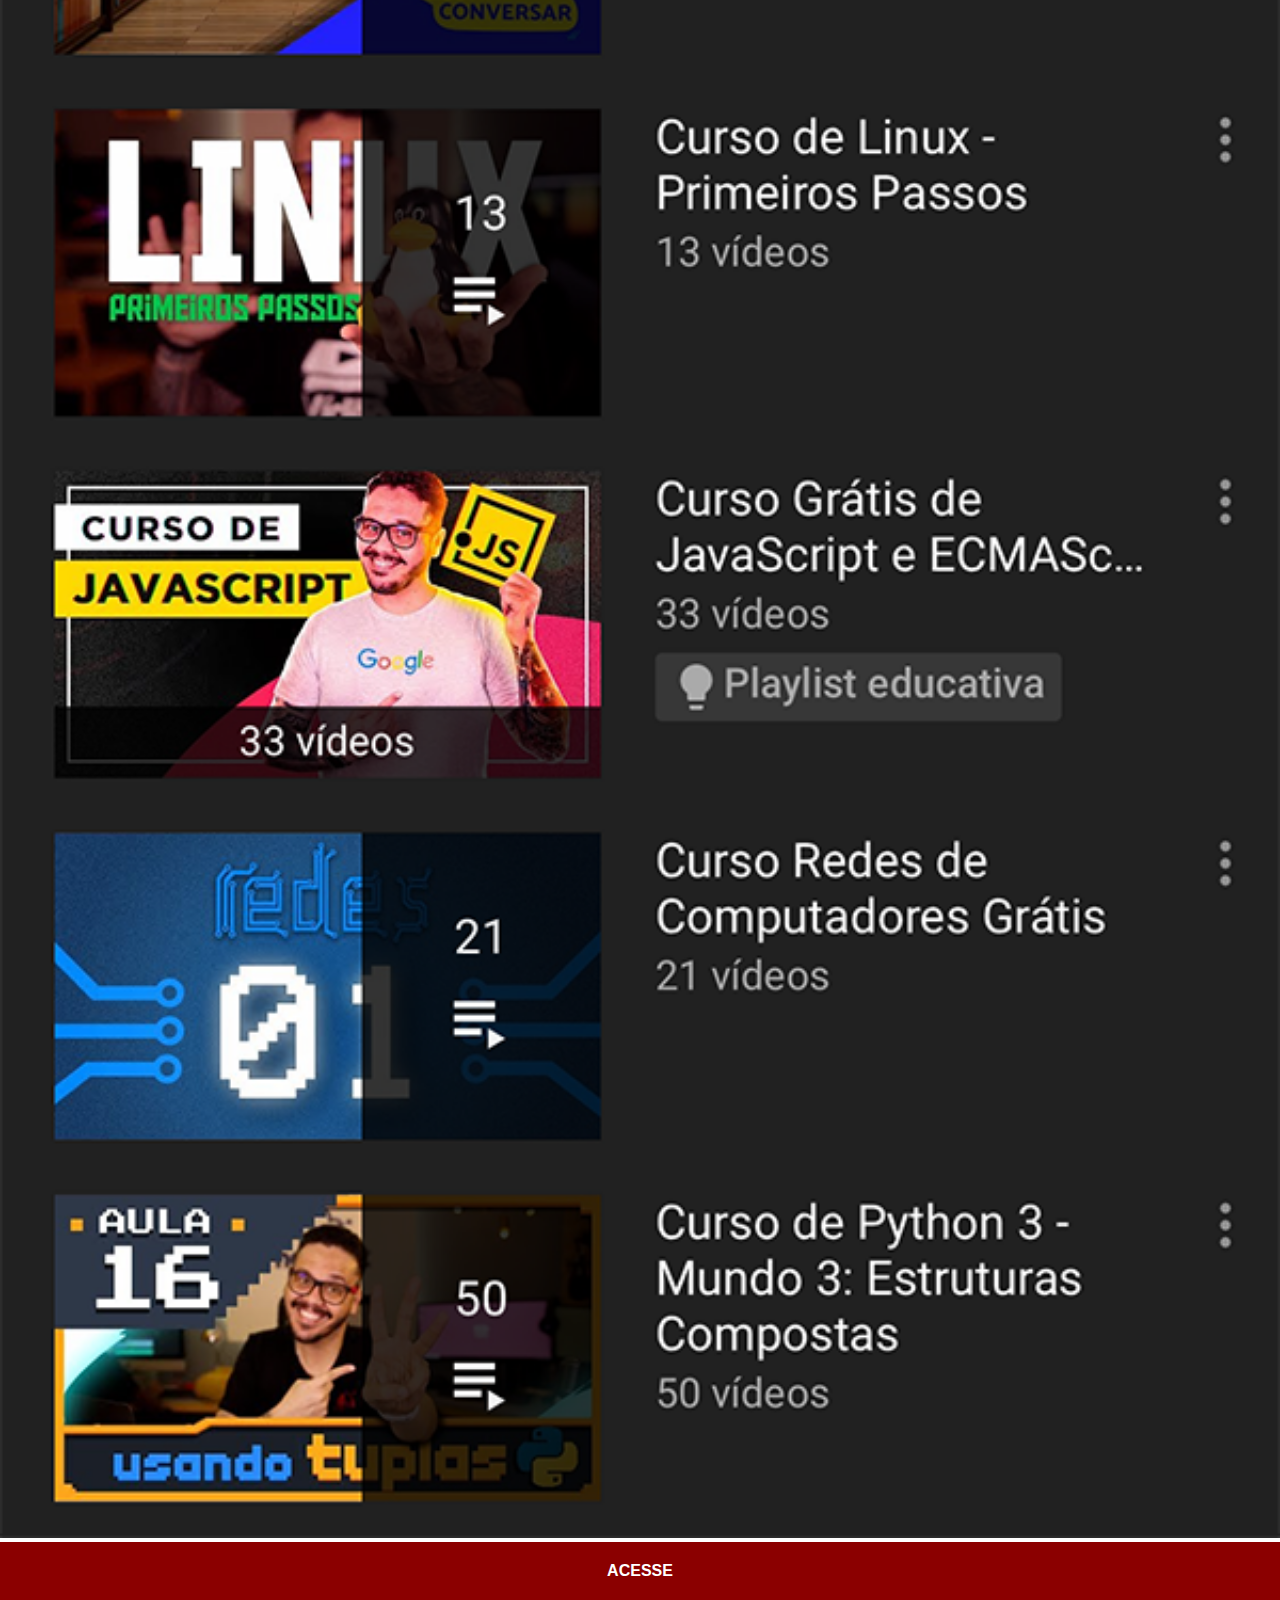
<file: youtube.html>
<!DOCTYPE html>
<html lang="pt-br">
<head>
    <meta charset="UTF-8">
    <meta name="viewport" content="width=device-width, initial-scale=1.0">
    <title>Youtube</title>
    <link rel="stylesheet" href="estilos/social.css">
</head>
<body>
    <img src="pacote-d015/imagens/tela-youtube.png" alt="Youtube">
    <a href="https://www.youtube.com/user/cursosemvideo/playlists" target="_blank">ACESSE</a>
</body>
</html>
</file>
<file: estilos/style.css>
@charset "UTF-8";

*{
    margin: 0px;
    padding: 0px;
    font-family: Arial, Helvetica, sans-serif;
}

html, body {
    height: 100vh;
    width: 100vw;
    background-color: black;
}

body {
    background: url('../pacote-d015/imagens/fundo-madeira.jpg') no-repeat top center;
    background-size: cover;
    background-attachment: fixed;
}

main {
    height: 100vh;
    position: relative;
}

section#telefone {
    height: 627px;
    width: 311px;
    position: absolute;
    top: 50%;
    left: 50%;
    transform: translate(-50%, -50%);
    background: url('../pacote-d015/imagens/frame-iphone.png') no-repeat;
}

iframe#tela {
    position: relative;
    top: 80px;
    left: 22px;
    width: 267px;
    height: 471px;
}

section#redes-sociais {
    text-align: right;
}

section#redes-sociais img {
    width: 50px;
    margin: 10px;
    border-radius: 50%;
    box-shadow: 2px 2px 5px rgba(0, 0, 0, 0.400);
    box-sizing: border-box;
}

section#redes-sociais img:hover {
    border: 2px solid rgba(255, 255, 255, 0.6);
    transform: translate(-3px, -3px);
    box-shadow: 5px 5px 10px rgba(0, 0, 0, 0.600);
    transition: transform .1s, border .15s;
    
}
</file>
<file: estilos/social.css>
@charset "UTF-8";

* {
    margin: 0px;
    padding: 0px;
    font-family: Arial, Helvetica, sans-serif;
}

img {
    width: 100vw;
}

::-webkit-scrollbar {
    width: 0px;
    height: 0px;
}

a {
    display: block;
    background-color: darkred;
    padding: 20px;
    text-align: center;
    font-weight: bolder;
    text-decoration: none;
    color: white;
}

a:hover {
    background-color: red;
}
</file>
